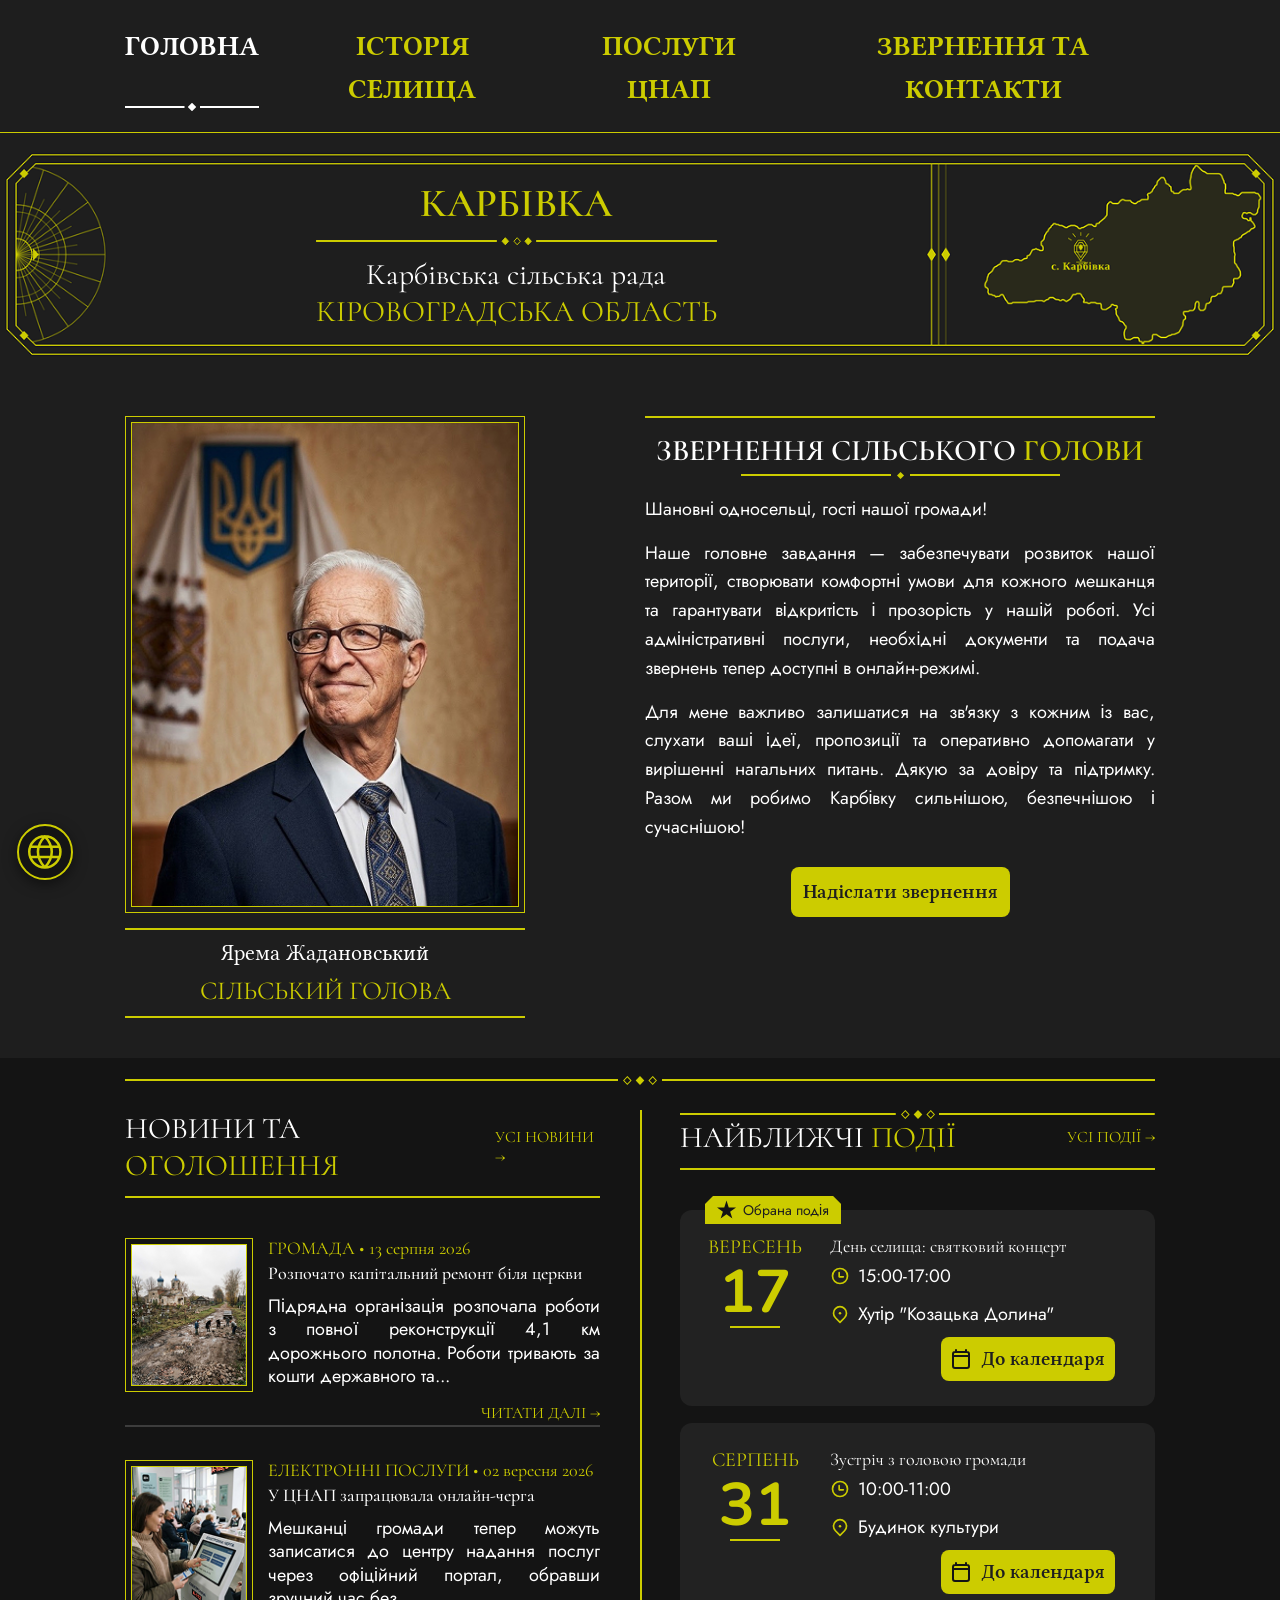
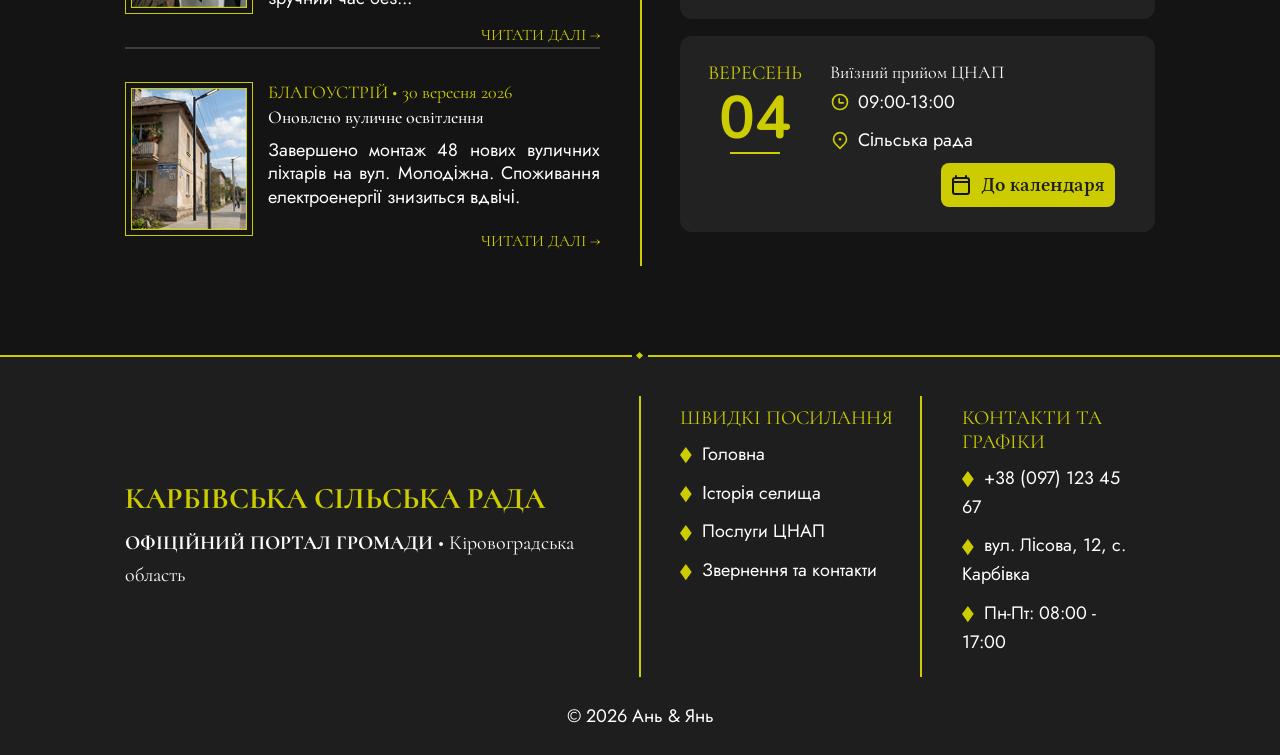
<file: index.html>
<!doctype html>
<html lang="uk">
	<head>
		<meta charset="utf-8" />
		<meta name="viewport" content="width=device-width,initial-scale=1" />
		<title>Головна — Карбівська сільська рада</title>
		<link rel="stylesheet" href="css/reset.css" />
		<link rel="stylesheet" href="css/base.css" />
		<link rel="stylesheet" href="css/components.css" />
		<link rel="stylesheet" href="css/layout.css" />
		<link rel="stylesheet" href="css/home.css" />
		<link rel="stylesheet" href="css/responsive.css" />
	</head>
	<body data-p="home">
		<header class="top">
			<a class="brand" href="index.html">Карбівська сільська рада</a>
			<button class="burger" type="button" aria-label="Меню" aria-expanded="false" aria-controls="nav"></button>
			<div class="nav-overlay"></div>
			<nav id="nav">
				<div class="nav-head">
					<span>Навігація</span>
					<button class="nav-close" type="button" aria-label="Закрити меню"></button>
				</div>
				<a href="index.html" class="on">Головна</a>
				<a href="history.html">Історія селища</a>
				<a href="services.html">Послуги ЦНАП</a>
				<a href="contact.html">Звернення та <span class="lw">контакти</span></a>
				<p class="nav-foot">Карбівська сільська рада</p>
			</nav>
		</header>
		<main>
			<section class="ban">
				<div class="bt">
					<h1>Карбівка</h1>
					<div class="dv p"></div>
					<h2>Карбівська сільська рада</h2>
					<p>Кіровоградська область</p>
				</div>
				<img class="ban-map" src="img/karbivka2.png" alt="Карта: Карбівка на мапі Кіровоградської області" />
			</section>
			<section class="wrap addr">
				<figure class="mayor">
					<div class="pframe"><img src="img/mayor.jpg" alt="Сільський голова" /></div>
					<figcaption>
						<span>Ярема Жадановський</span>
						<b>Сільський голова</b>
					</figcaption>
				</figure>
				<div class="mtxt">
					<h2 class="ttl">
						ЗВЕРНЕННЯ СІЛЬСЬКОГО
						<em>ГОЛОВИ</em>
					</h2>
					<div class="dv o"></div>
					<p>Шановні односельці, гості нашої громади!</p>
					<p>
						Наше головне завдання — забезпечувати розвиток нашої території, створювати комфортні
						умови для кожного мешканця та гарантувати відкритість і прозорість у нашій роботі. Усі
						адміністративні послуги, необхідні документи та подача звернень тепер доступні в
						онлайн-режимі.
					</p>
					<p>
						Для мене важливо залишатися на зв'язку з кожним із вас, слухати ваші ідеї, пропозиції та
						оперативно допомагати у вирішенні нагальних питань. Дякую за довіру та підтримку. Разом
						ми робимо Карбівку сильнішою, безпечнішою і сучаснішою!
					</p>
					<a class="btn" href="contact.html">Надіслати звернення</a>
				</div>
			</section>
			<div class="dark">
				<div class="wrap"><div class="dvw"></div></div>
				<section class="wrap two">
					<div>
						<div class="hd">
							<h2>
								НОВИНИ ТА
								<em>ОГОЛОШЕННЯ</em>
							</h2>
							<a href="#">УСІ НОВИНИ →</a>
						</div>
						<article class="nw">
							<div class="pframe"><img src="img/n1.jpg" alt="" /></div>
							<div>
								<small>ГРОМАДА • 13 серпня 2026</small>
								<h3>Розпочато капітальний ремонт біля церкви</h3>
								<p>
									Підрядна організація розпочала роботи з повної реконструкції 4,1 км дорожнього
									полотна. Роботи тривають за кошти державного та...
								</p>
								<a href="#">ЧИТАТИ ДАЛІ →</a>
							</div>
						</article>
						<article class="nw">
							<div class="pframe"><img src="img/n2.jpg" alt="" /></div>
							<div>
								<small>ЕЛЕКТРОННІ ПОСЛУГИ • 02 вересня 2026</small>
								<h3>У ЦНАП запрацювала онлайн-черга</h3>
								<p>
									Мешканці громади тепер можуть записатися до центру надання послуг через офіційний
									портал, обравши зручний час без...
								</p>
								<a href="#">ЧИТАТИ ДАЛІ →</a>
							</div>
						</article>
						<article class="nw">
							<div class="pframe"><img src="img/n3.jpg" alt="" /></div>
							<div>
								<small>БЛАГОУСТРІЙ • 30 вересня 2026</small>
								<h3>Оновлено вуличне освітлення</h3>
								<p>
									Завершено монтаж 48 нових вуличних ліхтарів на вул. Молодіжна. Споживання
									електроенергії знизиться вдвічі.
								</p>
								<a href="#">ЧИТАТИ ДАЛІ →</a>
							</div>
						</article>
					</div>
					<div>
						<div class="dvw dvw-mob"></div>
						<div class="hd">
							<h2>
								НАЙБЛИЖЧІ
								<em>ПОДІЇ</em>
							</h2>
							<a href="#">УСІ ПОДІЇ →</a>
						</div>
						<article class="card evt" data-date="2026-09-17" data-from="15:00" data-to="17:00">
							<span class="tag">
								<img class="ic" src="img/icons/star.svg" alt="" />
								Обрана подія
							</span>
							<div class="dt">
								ВЕРЕСЕНЬ
								<b>17</b>
							</div>
							<div>
								<h3>День селища: святковий концерт</h3>
								<p>
									<img class="ic" src="img/icons/clock.svg" alt="" />
									15:00-17:00
								</p>
								<p>
									<img class="ic" src="img/icons/location.svg" alt="" />
									<span class="pl">Хутір "Козацька Долина"</span>
								</p>
								<button class="btn" type="button">
									<img class="ic" src="img/icons/calendar.svg" alt="" />
									До календаря
								</button>
							</div>
						</article>
						<article class="card evt" data-date="2026-08-31" data-from="10:00" data-to="11:00">
							<div class="dt">
								СЕРПЕНЬ
								<b>31</b>
							</div>
							<div>
								<h3>Зустріч з головою громади</h3>
								<p>
									<img class="ic" src="img/icons/clock.svg" alt="" />
									10:00-11:00
								</p>
								<p>
									<img class="ic" src="img/icons/location.svg" alt="" />
									<span class="pl">Будинок культури</span>
								</p>
								<button class="btn" type="button">
									<img class="ic" src="img/icons/calendar.svg" alt="" />
									До календаря
								</button>
							</div>
						</article>
						<article class="card evt" data-date="2026-09-04" data-from="09:00" data-to="13:00">
							<div class="dt">
								ВЕРЕСЕНЬ
								<b>04</b>
							</div>
							<div>
								<h3>Виїзний прийом ЦНАП</h3>
								<p>
									<img class="ic" src="img/icons/clock.svg" alt="" />
									09:00-13:00
								</p>
								<p>
									<img class="ic" src="img/icons/location.svg" alt="" />
									<span class="pl">Сільська рада</span>
								</p>
								<button class="btn" type="button">
									<img class="ic" src="img/icons/calendar.svg" alt="" />
									До календаря
								</button>
							</div>
						</article>
					</div>
				</section>
			</div>
		</main>
		<footer class="ft">
			<div class="wrap fg">
				<div>
					<h3>Карбівська сільська рада</h3>
					<p>
						<b>ОФІЦІЙНИЙ ПОРТАЛ ГРОМАДИ</b>
						• Кіровоградська область
					</p>
				</div>
				<div class="fc">
					<h4>Швидкі посилання</h4>
					<a href="index.html">Головна</a>
					<a href="history.html">Історія селища</a>
					<a href="services.html">Послуги ЦНАП</a>
					<a href="contact.html">Звернення та контакти</a>
				</div>
				<div class="fc">
					<h4>Контакти та графіки</h4>
					<p>+38 (097) 123 45 67</p>
					<p>вул. Лісова, 12, с. Карбівка</p>
					<p>Пн-Пт: 08:00 - 17:00</p>
				</div>
			</div>
			<p class="cp">© 2026 Ань &amp; Янь</p>
		</footer>
		<script src="js/common/utils.js"></script>
		<script src="js/common/nav.js"></script>
		<script src="js/common/social.js"></script>
		<script src="js/pages/home.js"></script>
	</body>
</html>
</file>
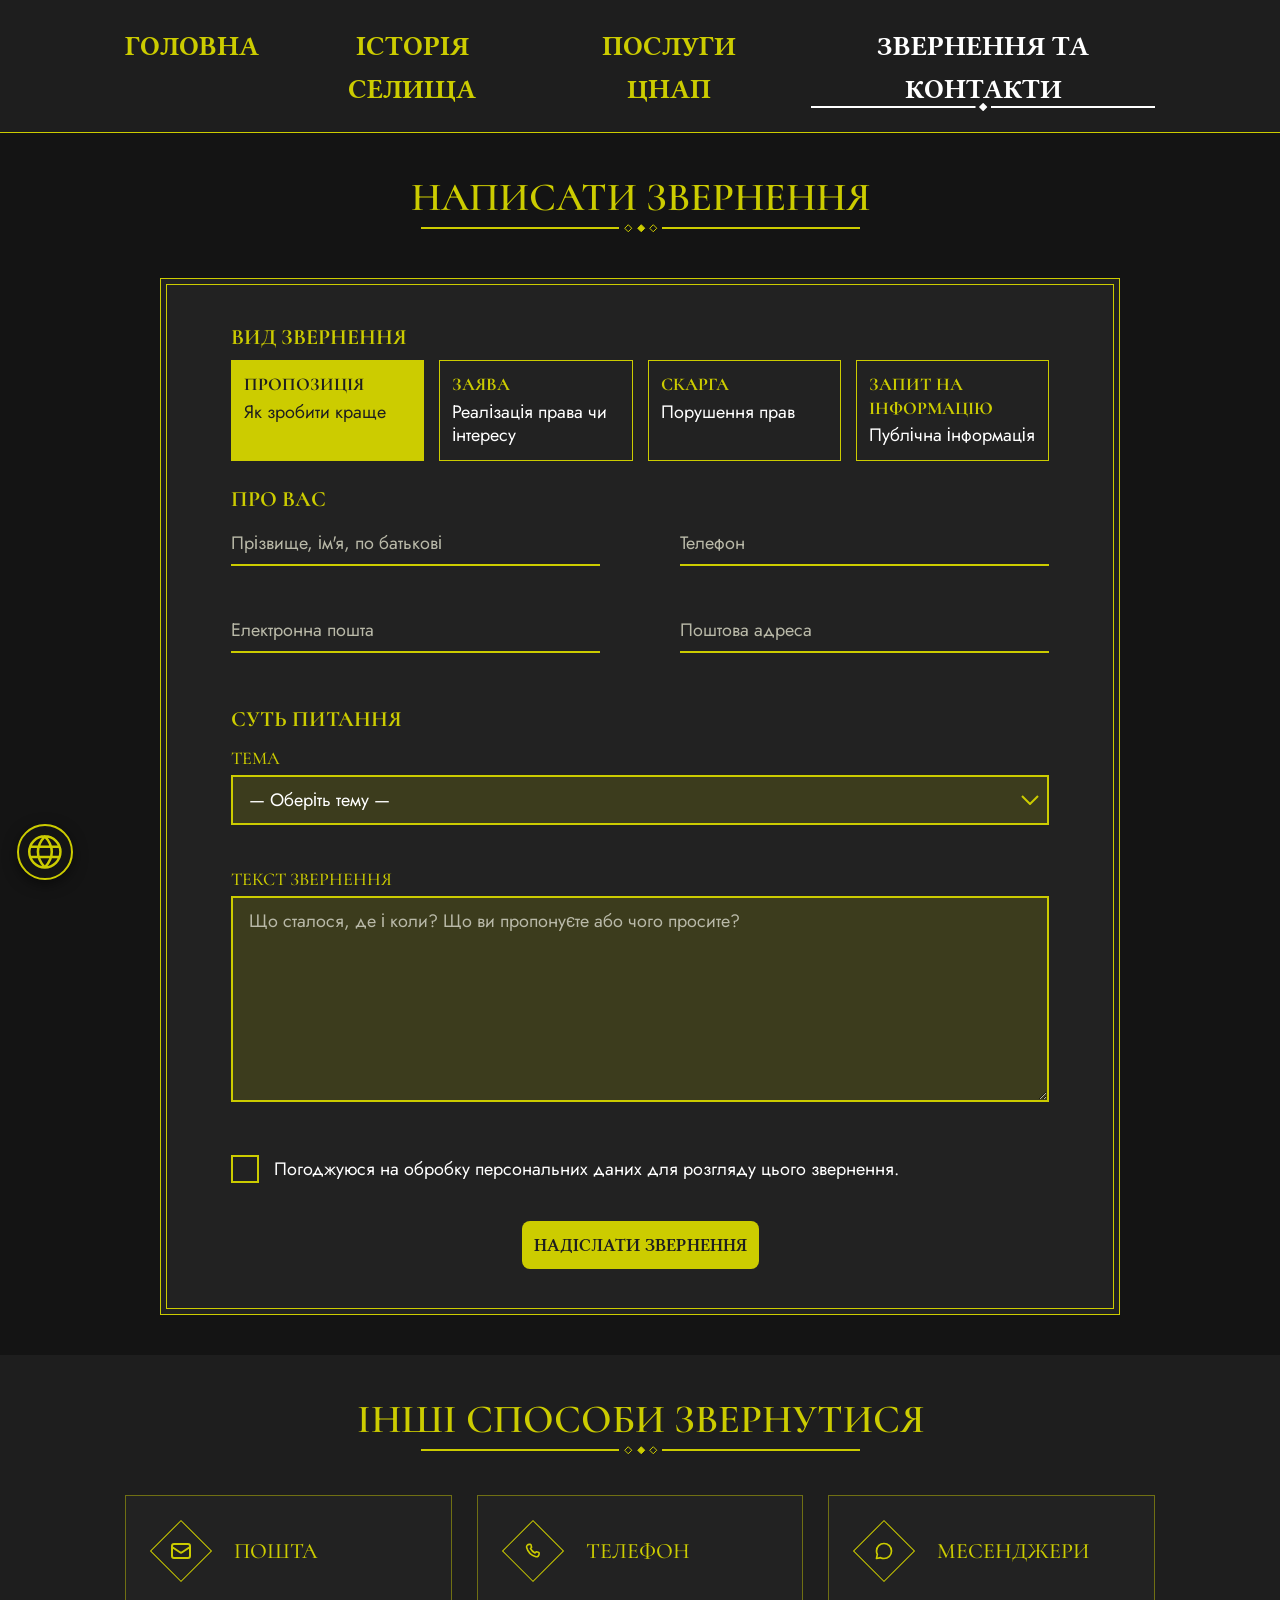
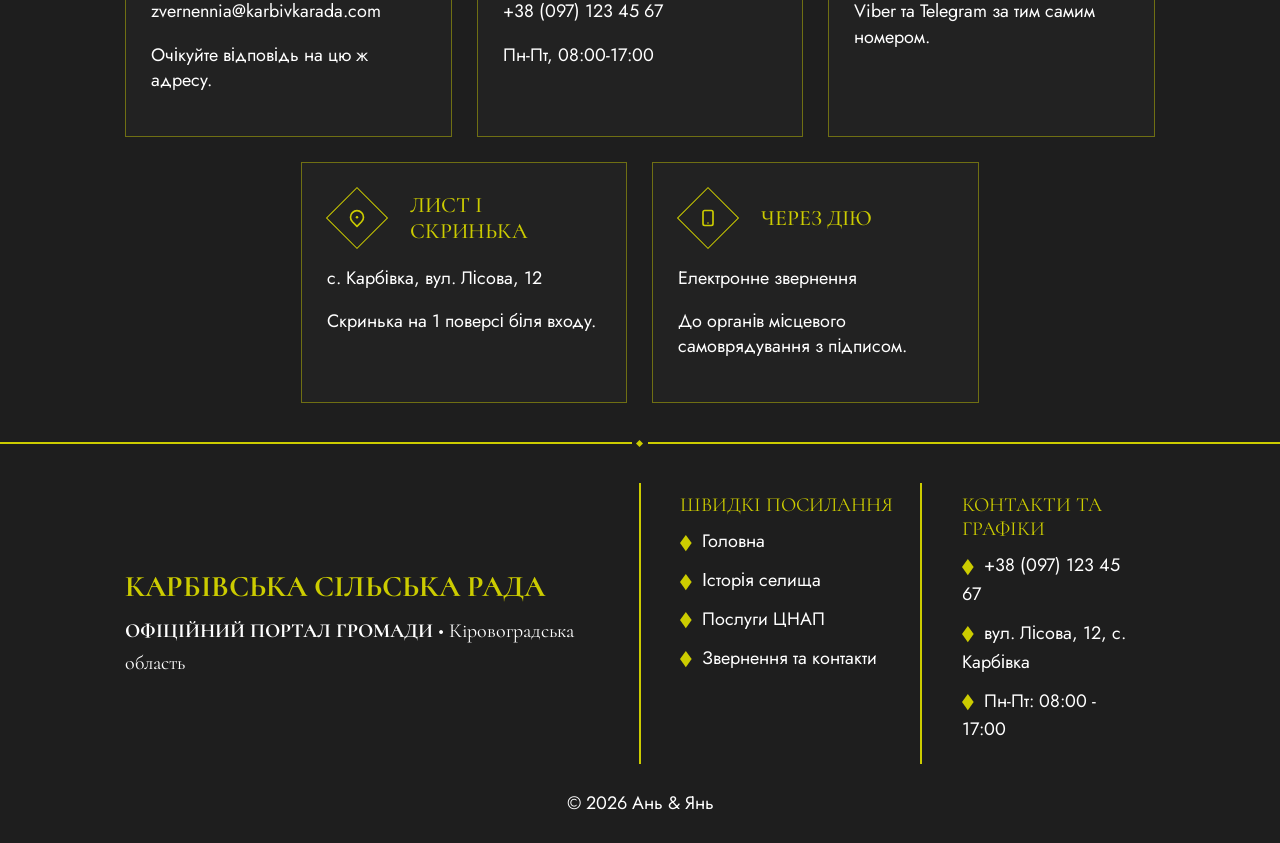
<file: contact.html>
<!doctype html>
<html lang="uk">
	<head>
		<meta charset="utf-8" />
		<meta name="viewport" content="width=device-width,initial-scale=1" />
		<title>Звернення та контакти — Карбівська сільська рада</title>
		<link rel="stylesheet" href="css/reset.css" />
		<link rel="stylesheet" href="css/base.css" />
		<link rel="stylesheet" href="css/components.css" />
		<link rel="stylesheet" href="css/layout.css" />
		<link rel="stylesheet" href="css/contact.css" />
		<link rel="stylesheet" href="css/responsive.css" />
	</head>
	<body data-p="contact">
		<header class="top">
			<a class="brand" href="index.html">Карбівська сільська рада</a>
			<button class="burger" type="button" aria-label="Меню" aria-expanded="false" aria-controls="nav"></button>
			<div class="nav-overlay"></div>
			<nav id="nav">
				<div class="nav-head">
					<span>Навігація</span>
					<button class="nav-close" type="button" aria-label="Закрити меню"></button>
				</div>
				<a href="index.html" class="on">Головна</a>
				<a href="history.html">Історія селища</a>
				<a href="services.html">Послуги ЦНАП</a>
				<a href="contact.html">Звернення та <span class="lw">контакти</span></a>
				<p class="nav-foot">Карбівська сільська рада</p>
			</nav>
		</header>
		<main>
			<section class="sec alt">
				<div class="wrap">
					<h2 class="ttl">НАПИСАТИ ЗВЕРНЕННЯ</h2>
					<div class="dv"></div>
					<form id="f" class="frame fm" novalidate>
						<h4>Вид звернення</h4>
						<div class="types" id="types">
							<button type="button" data-t="0">
								<b>Пропозиція</b>
								Як зробити краще
							</button>
							<button type="button" data-t="1">
								<b>Заява</b>
								Реалізація права чи інтересу
							</button>
							<button type="button" data-t="2">
								<b>Скарга</b>
								Порушення прав
							</button>
							<button type="button" data-t="3">
								<b>Запит на інформацію</b>
								Публічна інформація
							</button>
						</div>
						<h4>Про вас</h4>
						<div class="g2">
							<label>
								<input name="name" placeholder="Прізвище, ім'я, по батькові" />
								<span class="err"></span>
							</label>
							<label>
								<input name="phone" placeholder="Телефон" />
								<span class="err"></span>
							</label>
							<label>
								<input name="email" placeholder="Електронна пошта" />
								<span class="err"></span>
							</label>
							<label>
								<input name="addr" placeholder="Поштова адреса" />
								<span class="err"></span>
							</label>
						</div>
						<h4>Суть питання</h4>
						<label class="lb">
							ТЕМА
							<select name="topic"></select>
							<span class="err"></span>
						</label>
						<label class="lb">
							ТЕКСТ ЗВЕРНЕННЯ
							<textarea
								name="text"
								rows="7"
								placeholder="Що сталося, де і коли? Що ви пропонуєте або чого просите?"
							></textarea>
							<span class="err"></span>
						</label>
						<label class="chk">
							<input type="checkbox" name="ok" />
							Погоджуюся на обробку персональних даних для розгляду цього звернення.
						</label>
						<span class="err" id="eok"></span>
						<button class="btn c" type="submit">НАДІСЛАТИ ЗВЕРНЕННЯ</button>
						<p id="okm" class="okm" hidden>
							Звернення надіслано. Відповідь надійде на вказану пошту.
						</p>
					</form>
				</div>
			</section>
			<section class="sec">
				<div class="wrap">
					<h2 class="ttl">ІНШІ СПОСОБИ ЗВЕРНУТИСЯ</h2>
					<div class="dv"></div>
					<div class="grid3 o">
						<div class="card">
							<h3>
								<span class="dia"><img class="" src="img/icons/mail.svg" alt="" /></span>
								ПОШТА
							</h3>
							<p>zvernennia@karbivkarada.com</p>
							<p>Очікуйте відповідь на цю ж адресу.</p>
						</div>
						<div class="card">
							<h3>
								<span class="dia"><img class="" src="img/icons/phone.svg" alt="" /></span>
								ТЕЛЕФОН
							</h3>
							<p>+38 (097) 123 45 67</p>
							<p>Пн-Пт, 08:00-17:00</p>
						</div>
						<div class="card">
							<h3>
								<span class="dia"><img class="" src="img/icons/chat.svg" alt="" /></span>
								МЕСЕНДЖЕРИ
							</h3>
							<p>Viber та Telegram за тим самим номером.</p>
							<p></p>
						</div>
						<div class="card">
							<h3>
								<span class="dia"><img class="" src="img/icons/location.svg" alt="" /></span>
								ЛИСТ І СКРИНЬКА
							</h3>
							<p>с. Карбівка, вул. Лісова, 12</p>
							<p>Скринька на 1 поверсі біля входу.</p>
						</div>
						<div class="card">
							<h3>
								<span class="dia"><img class="" src="img/icons/mobile.svg" alt="" /></span>
								ЧЕРЕЗ ДІЮ
							</h3>
							<p>Електронне звернення</p>
							<p>До органів місцевого самоврядування з підписом.</p>
						</div>
					</div>
				</div>
			</section>
		</main>
		<footer class="ft">
			<div class="wrap fg">
				<div>
					<h3>Карбівська сільська рада</h3>
					<p>
						<b>ОФІЦІЙНИЙ ПОРТАЛ ГРОМАДИ</b>
						• Кіровоградська область
					</p>
				</div>
				<div class="fc">
					<h4>Швидкі посилання</h4>
					<a href="index.html">Головна</a>
					<a href="history.html">Історія селища</a>
					<a href="services.html">Послуги ЦНАП</a>
					<a href="contact.html">Звернення та контакти</a>
				</div>
				<div class="fc">
					<h4>Контакти та графіки</h4>
					<p>+38 (097) 123 45 67</p>
					<p>вул. Лісова, 12, с. Карбівка</p>
					<p>Пн-Пт: 08:00 - 17:00</p>
				</div>
			</div>
			<p class="cp">© 2026 Ань &amp; Янь</p>
		</footer>
		<script src="js/common/utils.js"></script>
		<script src="js/common/nav.js"></script>
		<script src="js/common/social.js"></script>
		<script src="js/data/topics.js"></script>
		<script src="js/pages/contact.js"></script>
	</body>
</html>
</file>
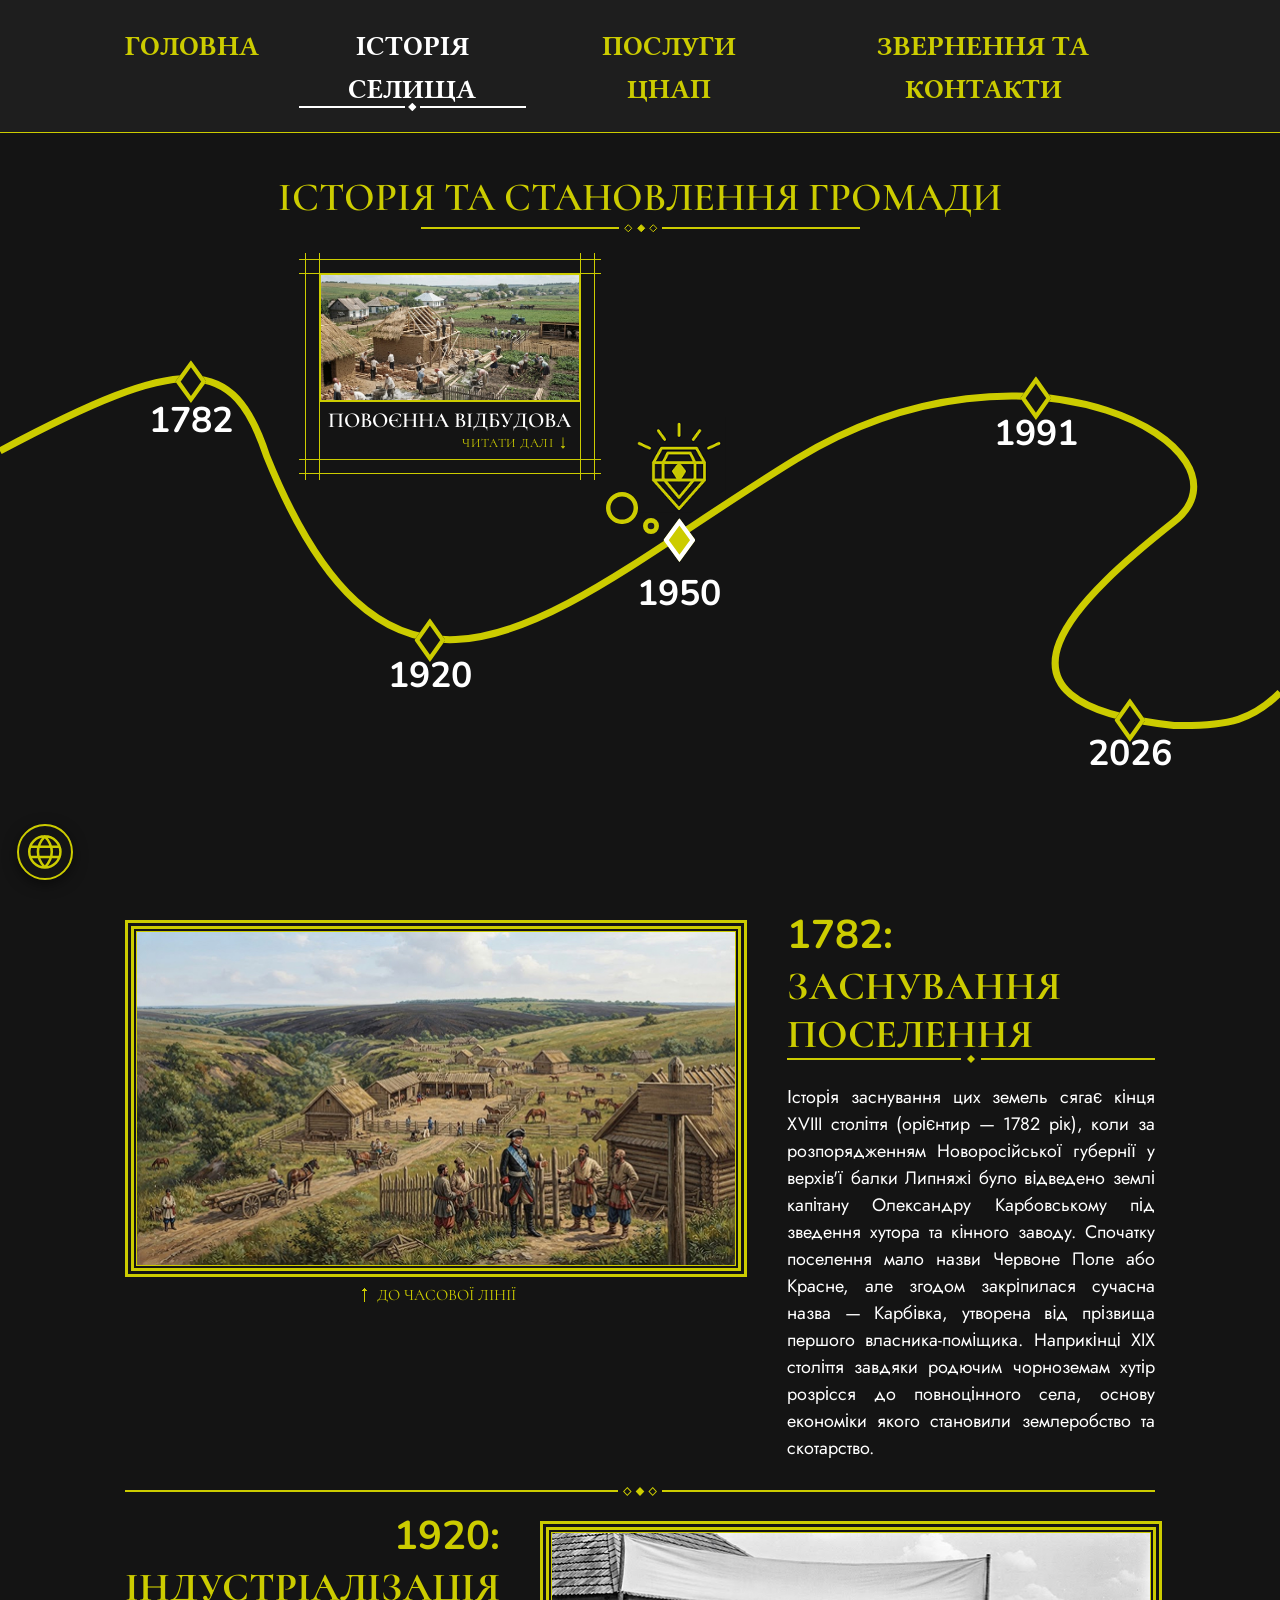
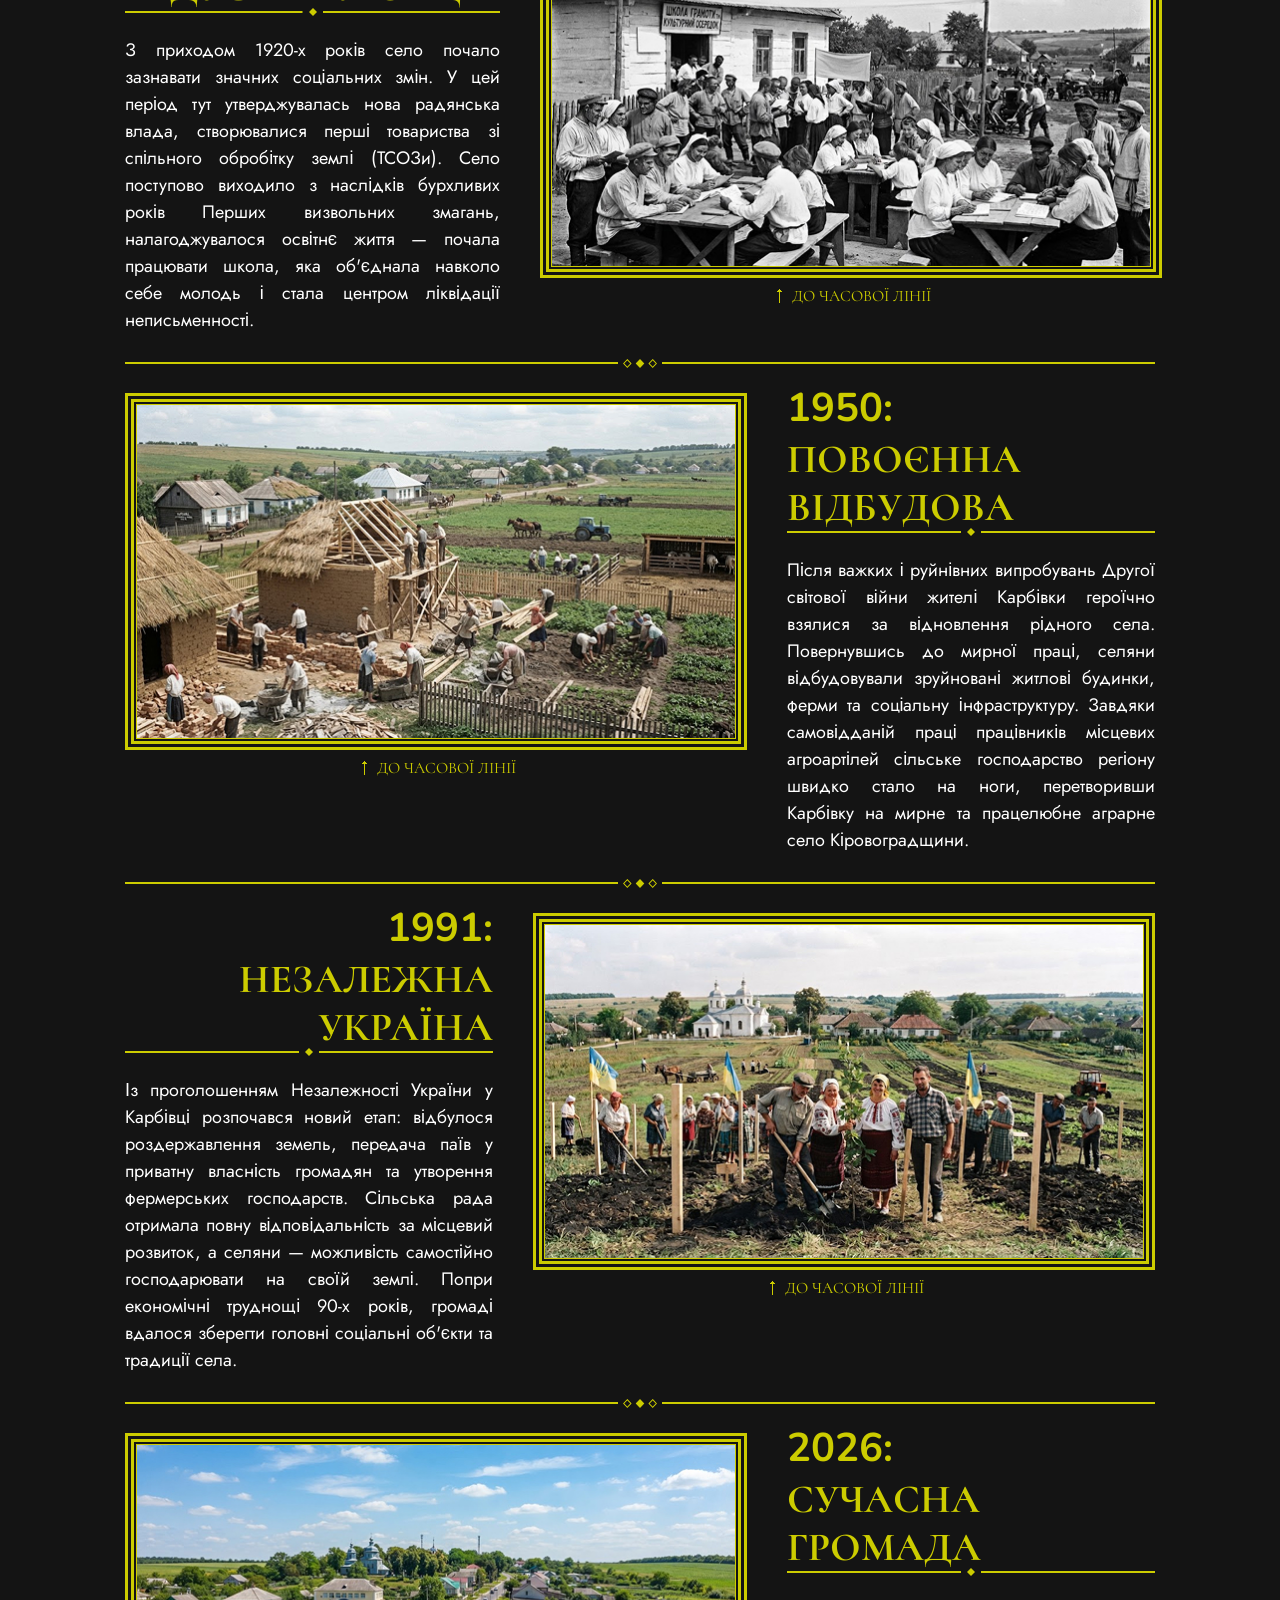
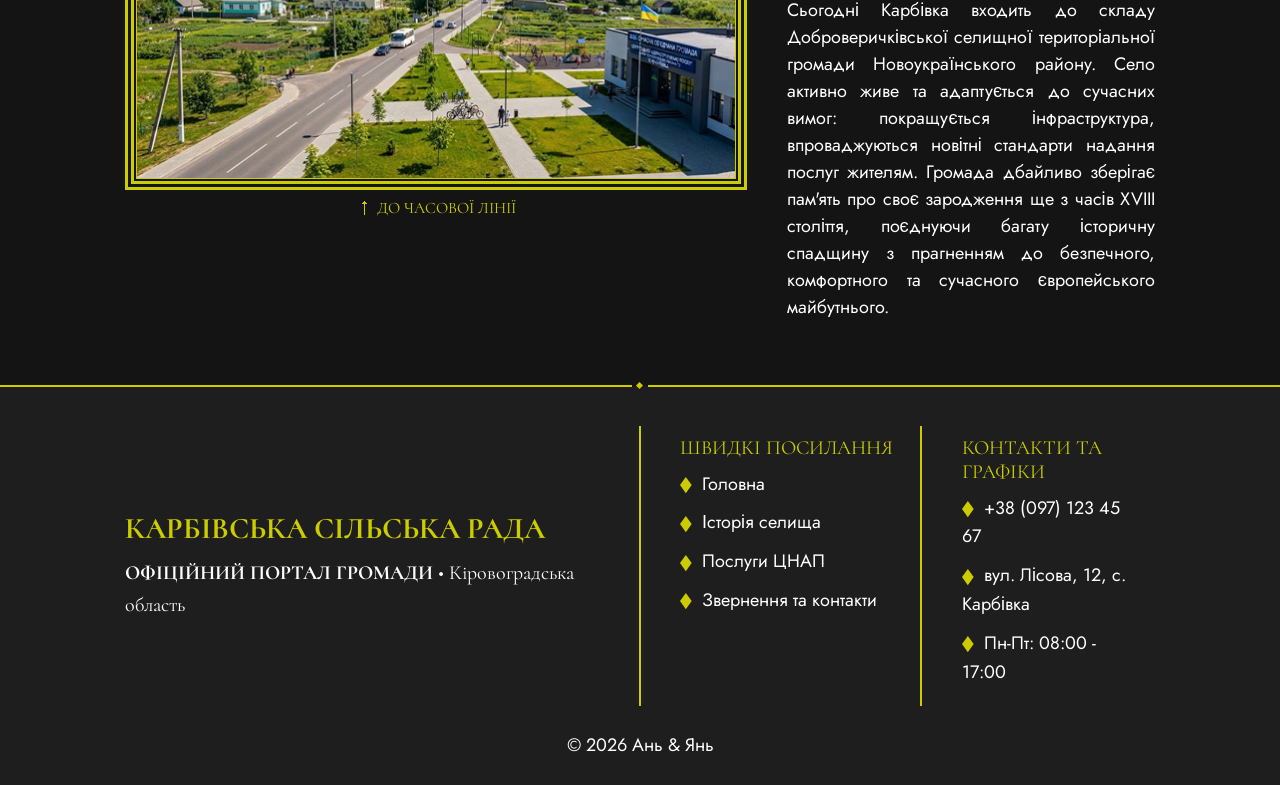
<file: history.html>
<!doctype html>
<html lang="uk">
    <head>
        <meta charset="utf-8" />
        <meta name="viewport" content="width=device-width,initial-scale=1" />
        <title>Історія селища — Карбівська сільська рада</title>
        <link rel="stylesheet" href="css/reset.css" />
        <link rel="stylesheet" href="css/base.css" />
        <link rel="stylesheet" href="css/components.css" />
        <link rel="stylesheet" href="css/layout.css" />
        <link rel="stylesheet" href="css/history.css" />
        <link rel="stylesheet" href="css/responsive.css" />
    </head>
    <body data-p="history">
        <header class="top">
            <a class="brand" href="index.html">Карбівська сільська рада</a>
            <button class="burger" type="button" aria-label="Меню" aria-expanded="false" aria-controls="nav"></button>
            <div class="nav-overlay"></div>
            <nav id="nav">
                <div class="nav-head">
                    <span>Навігація</span>
                    <button class="nav-close" type="button" aria-label="Закрити меню"></button>
                </div>
                <a href="index.html" class="on">Головна</a>
                <a href="history.html">Історія селища</a>
                <a href="services.html">Послуги ЦНАП</a>
                <a href="contact.html">Звернення та <span class="lw">контакти</span></a>
                <p class="nav-foot">Карбівська сільська рада</p>
            </nav>
        </header>
        <main>
            <section class="wrap sec">
                <h2 class="ttl">ІСТОРІЯ ТА <br class="br-tab"> СТАНОВЛЕННЯ ГРОМАДИ</h2>
                <div class="dv"></div>
                <div class="tl" id="tl" data-more="ЧИТАТИ ДАЛІ ⭣">
                    <a class="yr y1" href="#y1782">1782</a>
                    <a class="yr y2" href="#y1920">1920</a>
                    <a class="yr y3" href="#y1950">1950</a>
                    <a class="yr y4" href="#y1991">1991</a>
                    <a class="yr y5" href="#y2026">2026</a>
                </div>
            </section>
            <section class="wrap sec">
                <article class="ev" id="y1782" data-year="1782" data-x="150" data-y="95">
                    <div class="ph-col">
                        <figure class="pframe">
                            <img src="img/h1782.jpg" alt="Заснування поселення" />
                        </figure>
                        <a class="tl-link" href="#">⭡ ДО ЧАСОВОЇ ЛІНІЇ</a>
                    </div>
                    <div>
                        <h3>
                            <b>1782:</b>
                            <span>Заснування поселення</span>
                        </h3>
                        <p>
                            Історія заснування цих земель сягає кінця XVIII століття (орієнтир — 1782 рік), коли
                            за розпорядженням Новоросійської губернії у верхів'ї балки Липняжі було відведено
                            землі капітану Олександру Карбовському під зведення хутора та кінного заводу. Спочатку
                            поселення мало назви Червоне Поле або Красне, але згодом закріпилася сучасна назва —
                            Карбівка, утворена від прізвища першого власника-поміщика. Наприкінці XIX століття
                            завдяки родючим чорноземам хутір розрісся до повноцінного села, основу економіки якого
                            становили землеробство та скотарство.
                        </p>
                    </div>
                </article>
                <div class="dvw"></div>
                <article class="ev r" id="y1920" data-year="1920" data-x="345" data-y="235">
                    <div class="ph-col">
                        <figure class="pframe">
                            <img src="img/h1920.jpg" alt="Індустріалізація" />
                        </figure>
                        <a class="tl-link" href="#">⭡ ДО ЧАСОВОЇ ЛІНІЇ</a>
                    </div>
                    <div>
                        <h3>
                            <b>1920:</b>
                            <span>Індустріалізація</span>
                        </h3>
                        <p>
                            З приходом 1920-х років село почало зазнавати значних соціальних змін. У цей період
                            тут утверджувалась нова радянська влада, створювалися перші товариства зі спільного
                            обробітку землі (ТСОЗи). Село поступово виходило з наслідків бурхливих років Перших
                            визвольних змагань, налагоджувалося освітнє життя — почала працювати школа, яка
                            об'єднала навколо себе молодь і стала центром ліквідації неписьменності.
                        </p>
                    </div>
                </article>
                <div class="dvw"></div>
                <article class="ev" id="y1950" data-year="1950" data-x="520" data-y="160">
                    <div class="ph-col">
                        <figure class="pframe">
                            <img src="img/h1950.jpg" alt="Повоєнна відбудова" />
                        </figure>
                        <a class="tl-link" href="#">⭡ ДО ЧАСОВОЇ ЛІНІЇ</a>
                    </div>
                    <div>
                        <h3>
                            <b>1950:</b>
                            <span>Повоєнна відбудова</span>
                        </h3>
                        <p>
                            Після важких і руйнівних випробувань Другої світової війни жителі Карбівки героїчно
                            взялися за відновлення рідного села. Повернувшись до мирної праці, селяни
                            відбудовували зруйновані житлові будинки, ферми та соціальну інфраструктуру. Завдяки
                            самовідданій праці працівників місцевих агроартілей сільське господарство регіону
                            швидко стало на ноги, перетворивши Карбівку на мирне та працелюбне аграрне село
                            Кіровоградщини.
                        </p>
                    </div>
                </article>
                <div class="dvw"></div>
                <article class="ev r" id="y1991" data-year="1991" data-x="815" data-y="70">
                    <div class="ph-col">
                        <figure class="pframe">
                            <img src="img/h1991.jpg" alt="Незалежна Україна" />
                        </figure>
                        <a class="tl-link" href="#">⭡ ДО ЧАСОВОЇ ЛІНІЇ</a>
                    </div>
                    <div>
                        <h3>
                            <b>1991:</b>
                            <span>Незалежна Україна</span>
                        </h3>
                        <p>
                            Із проголошенням Незалежності України у Карбівці розпочався новий етап: відбулося
                            роздержавлення земель, передача паїв у приватну власність громадян та утворення
                            фермерських господарств. Сільська рада отримала повну відповідальність за місцевий
                            розвиток, а селяни — можливість самостійно господарювати на своїй землі. Попри
                            економічні труднощі 90-х років, громаді вдалося зберегти головні соціальні об'єкти та
                            традиції села.
                        </p>
                    </div>
                </article>
                <div class="dvw"></div>
                <article class="ev" id="y2026" data-year="2026" data-x="925" data-y="260">
                    <div class="ph-col">
                        <figure class="pframe">
                            <img src="img/h2026.jpg" alt="Сучасна громада" />
                        </figure>
                        <a class="tl-link" href="#">⭡ ДО ЧАСОВОЇ ЛІНІЇ</a>
                    </div>
                    <div>
                        <h3>
                            <b>2026:</b>
                            <span>Сучасна громада</span>
                        </h3>
                        <p>
                            Сьогодні Карбівка входить до складу Доброверичківської селищної територіальної громади
                            Новоукраїнського району. Село активно живе та адаптується до сучасних вимог:
                            покращується інфраструктура, впроваджуються новітні стандарти надання послуг жителям.
                            Громада дбайливо зберігає пам'ять про своє зародження ще з часів XVIII століття,
                            поєднуючи багату історичну спадщину з прагненням до безпечного, комфортного та
                            сучасного європейського майбутнього.
                        </p>
                    </div>
                </article>
            </section>
        </main>
        <footer class="ft">
            <div class="wrap fg">
                <div>
                    <h3>Карбівська сільська рада</h3>
                    <p>
                        <b>ОФІЦІЙНИЙ ПОРТАЛ ГРОМАДИ</b>
                        • Кіровоградська область
                    </p>
                </div>
                <div class="fc">
                    <h4>Швидкі посилання</h4>
                    <a href="index.html">Головна</a>
                    <a href="history.html">Історія селища</a>
                    <a href="services.html">Послуги ЦНАП</a>
                    <a href="contact.html">Звернення та контакти</a>
                </div>
                <div class="fc">
                    <h4>Контакти та графіки</h4>
                    <p>+38 (097) 123 45 67</p>
                    <p>вул. Лісова, 12, с. Карбівка</p>
                    <p>Пн-Пт: 08:00 - 17:00</p>
                </div>
            </div>
            <p class="cp">© 2026 Ань &amp; Янь</p>
        </footer>
        <script src="js/common/utils.js"></script>
        <script src="js/common/nav.js"></script>
        <script src="js/common/social.js"></script>
        <script src="js/pages/history.js"></script>
    </body>
</html>
</file>
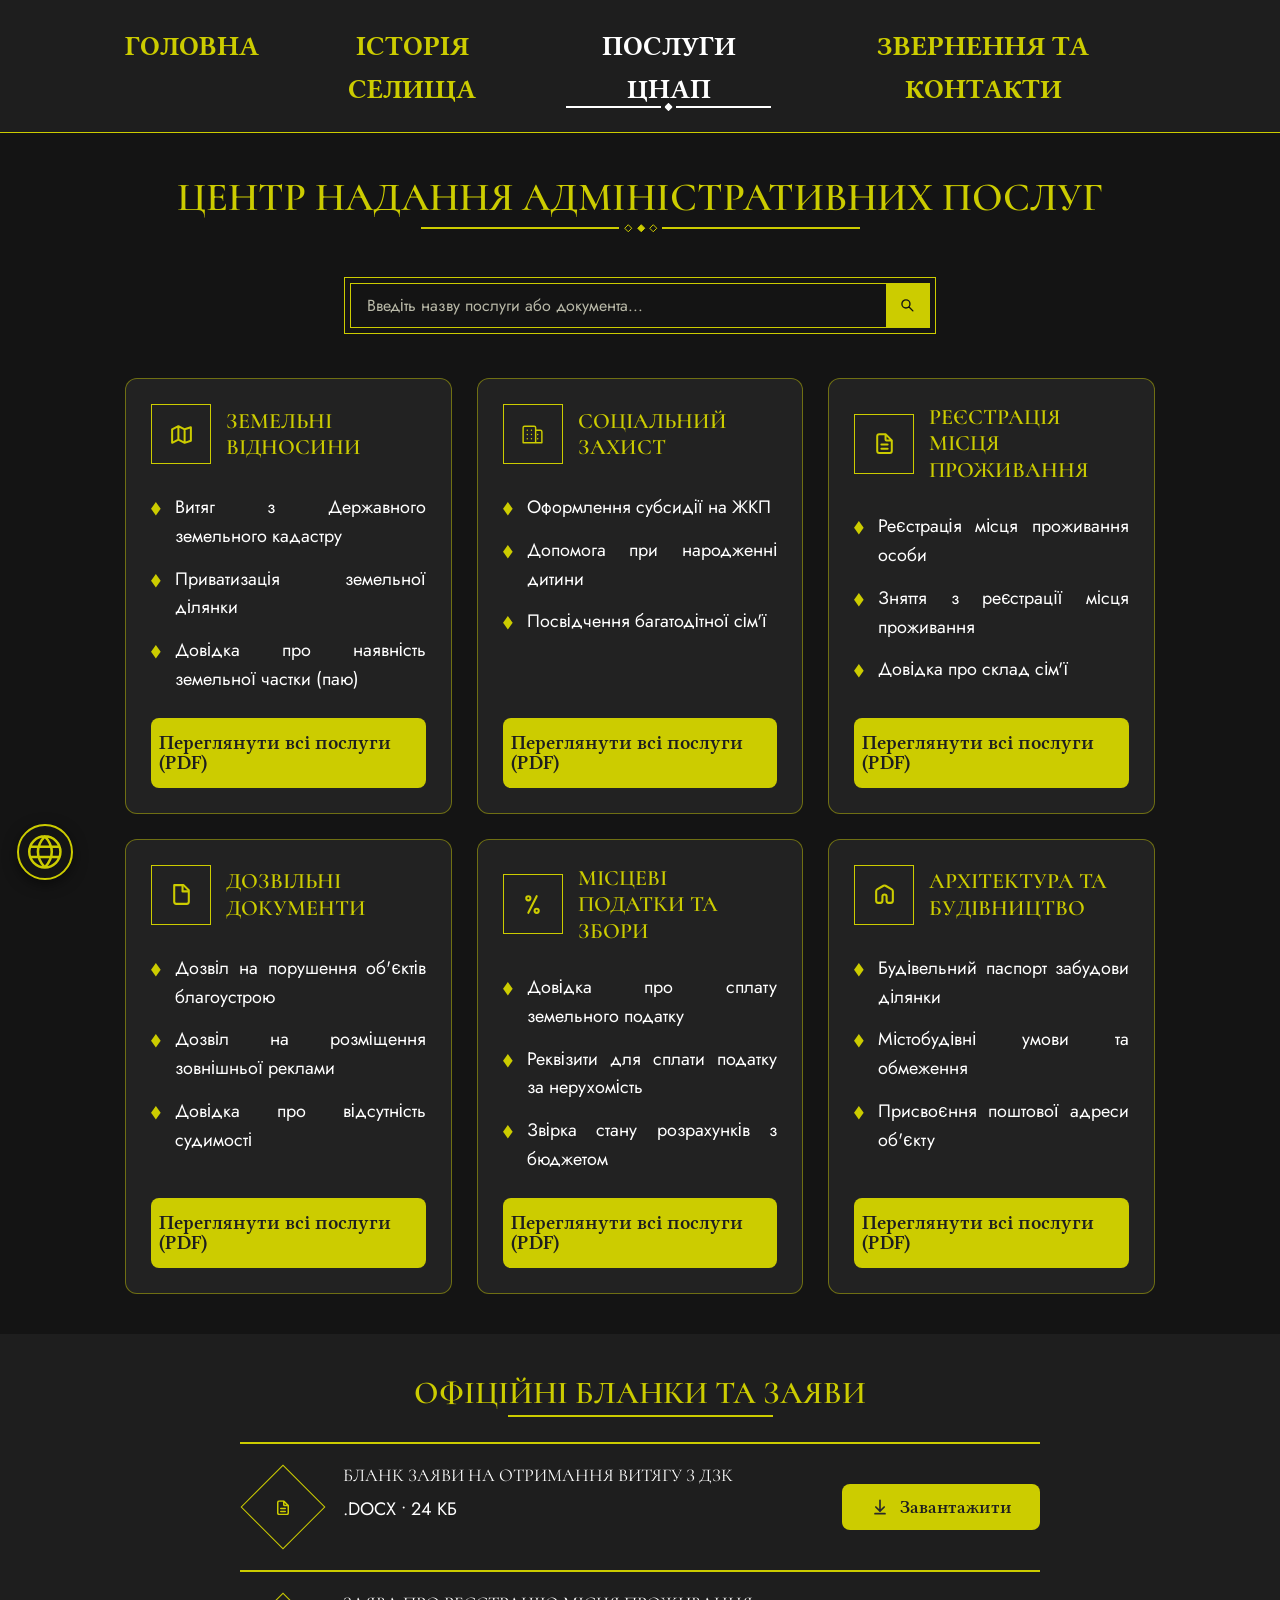
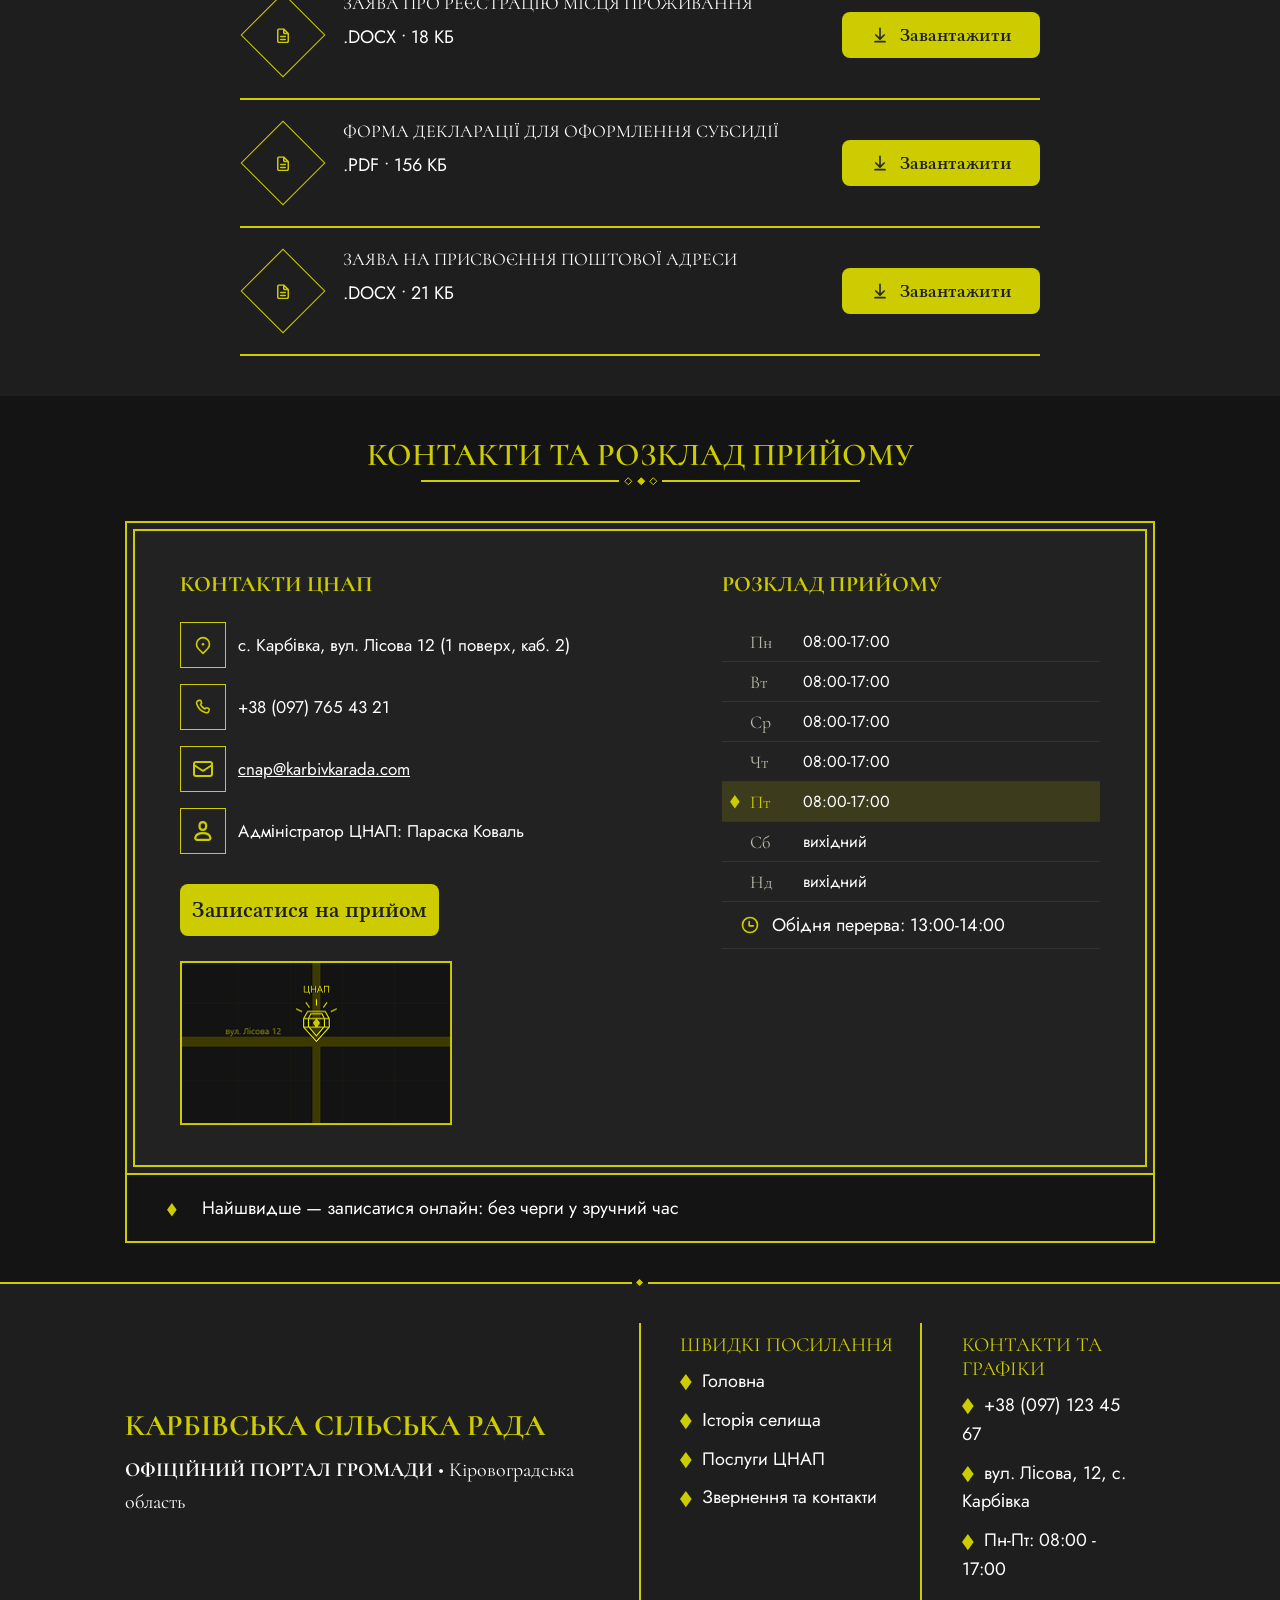
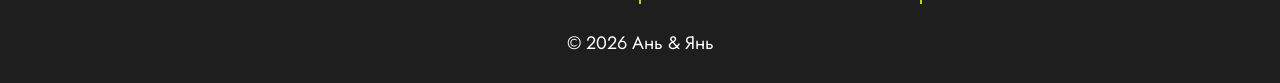
<file: services.html>
<!doctype html>
<html lang="uk">
	<head>
		<meta charset="utf-8" />
		<meta name="viewport" content="width=device-width,initial-scale=1" />
		<title>Послуги ЦНАП — Карбівська сільська рада</title>
		<link rel="stylesheet" href="css/reset.css" />
		<link rel="stylesheet" href="css/base.css" />
		<link rel="stylesheet" href="css/components.css" />
		<link rel="stylesheet" href="css/layout.css" />
		<link rel="stylesheet" href="css/services.css" />
		<link rel="stylesheet" href="css/responsive.css" />
	</head>
	<body data-p="services">
		<header class="top">
			<a class="brand" href="index.html">Карбівська сільська рада</a>
			<button class="burger" type="button" aria-label="Меню" aria-expanded="false" aria-controls="nav"></button>
			<div class="nav-overlay"></div>
			<nav id="nav">
				<div class="nav-head">
					<span>Навігація</span>
					<button class="nav-close" type="button" aria-label="Закрити меню"></button>
				</div>
				<a href="index.html" class="on">Головна</a>
				<a href="history.html">Історія селища</a>
				<a href="services.html">Послуги ЦНАП</a>
				<a href="contact.html">Звернення та <span class="lw">контакти</span></a>
				<p class="nav-foot">Карбівська<br> сільська рада</p>
			</nav>
		</header>
		<main>
			<section class="sec alt">
				<div class="wrap">
					<h2 class="ttl">ЦЕНТР НАДАННЯ АДМІНІСТРАТИВНИХ ПОСЛУГ</h2>
					<div class="dv"></div>
					<div class="srch frame">
						<input
							id="q"
							type="search"
							placeholder="Введіть назву послуги або документа..."
							aria-label="Пошук"
						/>
						<span><img class="" src="img/icons/search.svg" alt="" /></span>
					</div>
					<div class="grid3" id="cards">
						<div class="card sv">
							<h3>
								<span class="sq"><img class="ic" src="img/icons/land.svg" alt="" /></span>
								Земельні відносини
							</h3>
							<ul>
								<li>Витяг з Державного земельного кадастру</li>
								<li>Приватизація земельної ділянки</li>
								<li>Довідка про наявність земельної частки (паю)</li>
							</ul>
							<a class="btn full" href="files/service-1.pdf" download>
								Переглянути всі послуги (PDF)
							</a>
						</div>
						<div class="card sv">
							<h3>
								<span class="sq"><img class="ic" src="img/icons/social.svg" alt="" /></span>
								Соціальний захист
							</h3>
							<ul>
								<li>Оформлення субсидії на ЖКП</li>
								<li>Допомога при народженні дитини</li>
								<li>Посвідчення багатодітної сім'ї</li>
							</ul>
							<a class="btn full" href="files/service-2.pdf" download>
								Переглянути всі послуги (PDF)
							</a>
						</div>
						<div class="card sv">
							<h3>
								<span class="sq"><img class="ic" src="img/icons/registration.svg" alt="" /></span>
								Реєстрація місця проживання
							</h3>
							<ul>
								<li>Реєстрація місця проживання особи</li>
								<li>Зняття з реєстрації місця проживання</li>
								<li>Довідка про склад сім'ї</li>
							</ul>
							<a class="btn full" href="files/service-3.pdf" download>
								Переглянути всі послуги (PDF)
							</a>
						</div>
						<div class="card sv">
							<h3>
								<span class="sq"><img class="ic" src="img/icons/permit.svg" alt="" /></span>
								Дозвільні документи
							</h3>
							<ul>
								<li>Дозвіл на порушення об'єктів благоустрою</li>
								<li>Дозвіл на розміщення зовнішньої реклами</li>
								<li>Довідка про відсутність судимості</li>
							</ul>
							<a class="btn full" href="files/service-4.pdf" download>
								Переглянути всі послуги (PDF)
							</a>
						</div>
						<div class="card sv">
							<h3>
								<span class="sq"><img class="ic" src="img/icons/tax.svg" alt="" /></span>
								Місцеві податки та збори
							</h3>
							<ul>
								<li>Довідка про сплату земельного податку</li>
								<li>Реквізити для сплати податку за нерухомість</li>
								<li>Звірка стану розрахунків з бюджетом</li>
							</ul>
							<a class="btn full" href="files/service-5.pdf" download>
								Переглянути всі послуги (PDF)
							</a>
						</div>
						<div class="card sv">
							<h3>
								<span class="sq"><img class="ic" src="img/icons/build.svg" alt="" /></span>
								Архітектура та будівництво
							</h3>
							<ul>
								<li>Будівельний паспорт забудови ділянки</li>
								<li>Містобудівні умови та обмеження</li>
								<li>Присвоєння поштової адреси об'єкту</li>
							</ul>
							<a class="btn full" href="files/service-6.pdf" download>
								Переглянути всі послуги (PDF)
							</a>
						</div>
					</div>
					<p id="none" class="mut" hidden>Нічого не знайдено</p>
				</div>
			</section>
			<section class="sec">
				<div class="wrap">
					<h2 class="ttl m">ОФІЦІЙНІ БЛАНКИ ТА ЗАЯВИ</h2>
					<div class="dv l"></div>
					<div class="forms">
						<div class="fr">
							<span class="dia"><img class="" src="img/icons/document.svg" alt="" /></span>
							<div>
								<h3>Бланк заяви на отримання витягу з ДЗК</h3>
								<small>.DOCX • 24 КБ</small>
							</div>
							<a class="btn" href="files/form-1.docx" download>
								<img class="ic" src="img/icons/download.svg" alt="" />
								Завантажити
							</a>
						</div>
						<div class="fr">
							<span class="dia"><img class="" src="img/icons/document.svg" alt="" /></span>
							<div>
								<h3>Заява про реєстрацію місця проживання</h3>
								<small>.DOCX • 18 КБ</small>
							</div>
							<a class="btn" href="files/form-2.docx" download>
								<img class="ic" src="img/icons/download.svg" alt="" />
								Завантажити
							</a>
						</div>
						<div class="fr">
							<span class="dia"><img class="" src="img/icons/document.svg" alt="" /></span>
							<div>
								<h3>Форма декларації для оформлення субсидії</h3>
								<small>.PDF • 156 КБ</small>
							</div>
							<a class="btn" href="files/form-3.pdf" download>
								<img class="ic" src="img/icons/download.svg" alt="" />
								Завантажити
							</a>
						</div>
						<div class="fr">
							<span class="dia"><img class="" src="img/icons/document.svg" alt="" /></span>
							<div>
								<h3>Заява на присвоєння поштової адреси</h3>
								<small>.DOCX • 21 КБ</small>
							</div>
							<a class="btn" href="files/form-4.docx" download>
								<img class="ic" src="img/icons/download.svg" alt="" />
								Завантажити
							</a>
						</div>
					</div>
				</div>
			</section>
			<section class="sec alt">
				<div class="wrap">
					<h2 class="ttl m">КОНТАКТИ ТА РОЗКЛАД ПРИЙОМУ</h2>
					<div class="dv"></div>
					<div class="frame cont">
						<div class="cg">
							<div>
								<h4>Контакти ЦНАП</h4>
								<p class="ci">
									<span class="sq"><img class="ic" src="img/icons/location.svg" alt="" /></span>
									с. Карбівка, вул. Лісова 12 (1 поверх, каб. 2)
								</p>
								<p class="ci">
									<span class="sq"><img class="ic" src="img/icons/phone.svg" alt="" /></span>
									+38 (097) 765 43 21
								</p>
								<p class="ci">
									<span class="sq"><img class="ic" src="img/icons/mail.svg" alt="" /></span>
									<a href="mailto:cnap@karbivkarada.com">cnap@karbivkarada.com</a>
								</p>
								<p class="ci">
									<span class="sq"><img class="ic" src="img/icons/user.svg" alt="" /></span>
									Адміністратор ЦНАП: Параска Коваль
								</p>
								<a class="btn" href="contact.html">Записатися на прийом</a>
								<a
									class="map-link"
									href="https://www.google.com/maps/search/?api=1&query=Карбівка,+Кіровоградська+область"
									target="_blank"
									rel="noopener"
									aria-label="Відкрити в Google Картах"
								>
									<img class="map" src="img/map.png" alt="Карта: ЦНАП на вул. Лісовій, 12" />
								</a>
							</div>
							<div>
								<h4>
									Розклад прийому
								</h4>
								<ul id="sch">
									<li data-d="1">
										<span>Пн</span>
										08:00-17:00
									</li>
									<li data-d="2">
										<span>Вт</span>
										08:00-17:00
									</li>
									<li data-d="3">
										<span>Ср</span>
										08:00-17:00
									</li>
									<li data-d="4">
										<span>Чт</span>
										08:00-17:00
									</li>
									<li data-d="5">
										<span>Пт</span>
										08:00-17:00
									</li>
									<li data-d="6">
										<span>Сб</span>
										вихідний
									</li>
									<li data-d="0">
										<span>Нд</span>
										вихідний
									</li>
								</ul>
								<p class="brk">
									<img class="ic" src="img/icons/clock.svg" alt="" />
									Обідня перерва: 13:00-14:00
								</p>
							</div>
						</div>
						<p class="tip">Найшвидше — записатися онлайн: без черги у зручний час</p>
					</div>
				</div>
			</section>
		</main>
		<footer class="ft">
			<div class="wrap fg">
				<div>
					<h3>Карбівська сільська рада</h3>
					<p>
						<b>ОФІЦІЙНИЙ ПОРТАЛ ГРОМАДИ</b>
						• Кіровоградська область
					</p>
				</div>
				<div class="fc">
					<h4>Швидкі посилання</h4>
					<a href="index.html">Головна</a>
					<a href="history.html">Історія селища</a>
					<a href="services.html">Послуги ЦНАП</a>
					<a href="contact.html">Звернення та контакти</a>
				</div>
				<div class="fc">
					<h4>Контакти та графіки</h4>
					<p>+38 (097) 123 45 67</p>
					<p>вул. Лісова, 12, с. Карбівка</p>
					<p>Пн-Пт: 08:00 - 17:00</p>
				</div>
			</div>
			<p class="cp">© 2026 Ань &amp; Янь</p>
		</footer>
		<script src="js/common/utils.js"></script>
		<script src="js/common/nav.js"></script>
		<script src="js/common/social.js"></script>
		<script src="js/pages/services.js"></script>
	</body>
</html>
</file>
<file: css/base.css>
@import url("https://fonts.googleapis.com/css2?family=Cormorant:wght@400;500;600;700&family=Jost:wght@400;500;600&family=Libertinus+Serif:wght@400;600;700&family=Nunito:wght@600;700&display=swap");

:root {
	/* ширина сторінки */
	--width: 1440px;
	--content-width: 1190px;

	/* кольори */
	--color-accent: #CCCC00;
	--color-bg: #1E1E1E;
	--color-bg-dark: #141414;
	--color-white: #FFFFFF;
	--color-text: #FFFFFF;
	--color-card: #222222;
	--color-muted: #B9B9A8;
	--color-error: #FF7A6B;

	/* шрифти */
	--font-head: "Cormorant", Georgia, serif;
	--font-menu: "Libertinus Serif", Georgia, serif;
	--font-text: "Jost", Arial, sans-serif;
	--font-num: "Nunito", Arial, sans-serif;

	/* жирність шрифту */
	--fw-regular: 400;
	--fw-medium: 500;
	--fw-semibold: 600;
	--fw-bold: 700;

	/* розміри тексту */
	--size-menu: 30px; /* пункти меню */
	--size-h1: 48px; /* назва сайту в банері */
	--size-h2: 40px; /* заголовки секцій */
	--size-h3: 22px; /* підзаголовки */
	--size-num: 40px; /* числа (дати подій) */
	--size-p: 18px; /* основний текст */

	/* відступи */
	--space-xs: 10px;
	--space-sm: 15px;
	--space-md: 25px;
	--space-lg: 40px;
	--space-side: 125px; /* бокові поля контенту */
	--space-top: 40px; /* відступ зверху */

	/* скруглення кутів */
	--radius-sm: 8px;
	--radius-md: 10px;
}

html {
	scroll-behavior: smooth;
}

body {
	font-family: var(--font-text);
	font-weight: var(--fw-regular);
	font-size: var(--size-p);
	line-height: 1.6;
	color: var(--color-text);
	background: var(--color-bg);
	overflow-x: hidden;
}

a {
	color: inherit;
}

h1, h2, h3, h4 {
	font-family: var(--font-head);
	font-weight: var(--fw-semibold);
	line-height: 1.2;
	color: var(--color-accent);
	text-transform: uppercase;
}

h1 { font-size: var(--size-h1); }
h2 { font-size: var(--size-h2); }
h3 { font-size: var(--size-h3); }
h4 { font-size: var(--size-p); }

em {
	font-style: normal;
	color: var(--color-accent);
}

/* Контейнер контенту з боковими полями */
.wrap {
	max-width: var(--width);
	margin: 0 auto;
	padding-inline: var(--space-side);
}

/* Вертикальні відступи секцій */
.sec {
	padding-block: var(--space-lg);
}

/* Темний фон секції */
.alt {
	background: var(--color-bg-dark);
	--bg-sec: var(--color-bg-dark);
}

[hidden] {
	display: none !important;
}
</file>
<file: css/components.css>
/*заголовки секцій*/
.ttl {
    text-align: center;
    font-size: var(--size-h2);
    line-height: 1.2;  
    margin-bottom: 0;
}

.ttl + .dv {
    margin-top: 3px;
}

/* Розділювач з двома пустими ромбами */
.dv {
    --dv-mask: url("data:image/svg+xml,<svg xmlns='http://www.w3.org/2000/svg' width='439' height='9' viewBox='0 0 439 9' fill='none'><path d='M0 4H198' stroke='black' stroke-width='2'/><path d='M241 4H439' stroke='black' stroke-width='2'/><path d='M207.241 0.707107L210.778 4.24095L207.244 7.77817L203.707 4.24433L207.241 0.707107Z' stroke='black'/><path d='M220.241 0.707107L223.778 4.24095L220.244 7.77817L216.707 4.24433L220.241 0.707107Z' fill='black' stroke='black'/><path d='M232.241 0.707107L235.778 4.24095L232.244 7.77817L228.707 4.24433L232.241 0.707107Z' stroke='black'/></svg>");
    width: min(439px, 100%);
    aspect-ratio: 439 / 9;
    margin-inline: auto;
    background: var(--color-accent);
    -webkit-mask: var(--dv-mask) center / 100% 100% no-repeat;
    mask: var(--dv-mask) center / 100% 100% no-repeat;
}


/* Розділювач з заповненими ромбами */
.dv.s {
    --dv-mask: url("data:image/svg+xml,<svg xmlns='http://www.w3.org/2000/svg' width='439' height='9' viewBox='0 0 439 9' fill='none'><path d='M0 4H198' stroke='black' stroke-width='2'/><path d='M241 4H439' stroke='black' stroke-width='2'/><path d='M207.241 0.707107L210.778 4.24095L207.244 7.77817L203.707 4.24433L207.241 0.707107Z' fill='black' stroke='black'/><path d='M220.241 0.707107L223.778 4.24095L220.244 7.77817L216.707 4.24433L220.241 0.707107Z' fill='black' stroke='black'/><path d='M232.241 0.707107L235.778 4.24095L232.244 7.77817L228.707 4.24433L232.241 0.707107Z' fill='black' stroke='black'/></svg>");
}


/* Розділювач з одним пустим ромбом*/
.dv.p {
    --dv-mask: url("data:image/svg+xml,<svg xmlns='http://www.w3.org/2000/svg' width='439' height='9' viewBox='0 0 439 9' fill='none'><path d='M0 4H198' stroke='black' stroke-width='2'/><path d='M241 4H439' stroke='black' stroke-width='2'/><path d='M207.241 0.707107L210.778 4.24095L207.244 7.77817L203.707 4.24433L207.241 0.707107Z' fill='black' stroke='black'/><path d='M220.241 0.707107L223.778 4.24095L220.244 7.77817L216.707 4.24433L220.241 0.707107Z' stroke='black'/><path d='M232.241 0.707107L235.778 4.24095L232.244 7.77817L228.707 4.24433L232.241 0.707107Z' fill='black' stroke='black'/></svg>");
}


/* Розділювач з одним ромбом*/
.dv.o {
    --dv-mask: url("data:image/svg+xml,<svg xmlns='http://www.w3.org/2000/svg' width='319' height='8' viewBox='0 0 319 8' fill='none'><path d='M0 3H150' stroke='black' stroke-width='2'/><path d='M169 3H319' stroke='black' stroke-width='2'/><polygon points='159.54,0 163.083,3.53 159.54,7.06 156,3.53' fill='black'/></svg>");


    width: min(319px, 100%);
    aspect-ratio: 319 / 8;
}
/* Розділювач на всю ширину*/
.dvw {
    --dvw-dia: url("data:image/svg+xml,<svg xmlns='http://www.w3.org/2000/svg' width='33.5' height='8.5' viewBox='0 0 33.5 8.5'><g fill='none' stroke='black' stroke-width='1'><polygon points='4.25,0.707 7.793,4.25 4.25,7.793 0.707,4.25'/><polygon points='29.25,0.707 32.793,4.25 29.25,7.793 25.707,4.25'/></g><polygon points='16.75,0 21,4.25 16.75,8.5 12.5,4.25' fill='black'/></svg>");
    display: block;
    width: 100%;
    height: 9px;
    background: var(--color-accent);
    -webkit-mask:
        linear-gradient(#000, #000) left center / calc(50% - 21.75px) 2px no-repeat,
        linear-gradient(#000, #000) right center / calc(50% - 21.75px) 2px no-repeat,
        var(--dvw-dia) center / 33.5px 8.5px no-repeat;
    mask:
        linear-gradient(#000, #000) left center / calc(50% - 21.75px) 2px no-repeat,
        linear-gradient(#000, #000) right center / calc(50% - 21.75px) 2px no-repeat,
        var(--dvw-dia) center / 33.5px 8.5px no-repeat;
}

.btn {
    display: inline-flex;
    align-items: center;
    gap: var(--space-xs);
    background: var(--color-accent);
    color: var(--color-bg);
    font: var(--fw-semibold) 16px var(--font-text);
    padding: 8px 18px;
    border-radius: var(--radius-sm);
    transition: 0.2s;
}
.btn:hover {
    box-shadow: 0 0 14px var(--color-accent);
}
.btn.full {
    display: flex;
    justify-content: center;
    margin-top: var(--space-sm);
}
.frame {
    border: 1px solid var(--color-accent);
    outline: 1px solid var(--color-accent);
    outline-offset: -7px;
    padding: var(--space-md);
}
.pframe {
    border: 1px solid var(--color-accent);
    padding: 5px;
}
.pframe img {
    width: 100%;
    border: 1px solid var(--color-accent);
    object-fit: cover;
    background: var(--color-card);
}
.card {
    background: var(--color-card);
    border: 1px solid rgba(204, 204, 0, 0.45);
    border-radius: 12px;
    padding: var(--space-md);
    transition: 0.25s;
}
.card:hover {
    border-color: var(--color-accent);
    box-shadow: 0 0 22px rgba(204, 204, 0, 0.45);
}
.dia {
    display: grid;
    place-items: center;
    flex: none;
    width: 44px;
    height: 44px;
    margin: 8px 16px 8px 8px;
    border: 1px solid var(--color-accent);
    transform: rotate(45deg);
}
.dia img {
    transform: rotate(-45deg);
    width: 20px;
    height: 20px;
}
.sq {
    display: grid;
    place-items: center;
    flex: none;
    width: 40px;
    height: 40px;
    border: 1px solid var(--color-accent);
}
.sq img {
    width: 20px;
    height: 20px;
}
.ic {
    display: inline-block;
    width: 20px;
    height: 20px;
    vertical-align: middle;
}
.grid3 {
    display: grid;
    grid-template-columns: repeat(3, 1fr);
    gap: var(--space-md);
}
.grid3 h3 {
    display: flex;
    align-items: center;
    gap: var(--space-sm);
    margin-bottom: var(--space-sm);
}
.grid3 ul {
    list-style: none;
}
.grid3 li {
    margin: var(--space-xs) 0;
}
.grid3 li::before {
    content: '◆';
    color: var(--color-accent);
    font-size: 10px;
    margin-right: var(--space-xs);
}
.grid3 p {
    margin: var(--space-xs) 0;
}
.grid3.o {
    grid-template-columns: repeat(6, 1fr);
}
.o .card {
    grid-column: span 2;
}
.o .card:nth-child(4) {
    grid-column: 2/4;
}
.o .card:nth-child(5) {
    grid-column: 4/6;
}
.mut {
    text-align: center;
    color: var(--color-muted);
}
</file>
<file: css/layout.css>
/* Шапка з меню, бургер і футер (спільні для всіх сторінок) */
.top {
    padding: var(--space-md) var(--space-side) var(--space-sm);
    border-bottom: 1px solid var(--color-accent);
    text-align: center;
}
/* Елементи мобільного меню: на ПК не показуються */
.brand,
.burger,
.nav-head,
.nav-foot,
.nav-overlay {
    display: none;
}
nav {
    display: flex;
    justify-content: space-between;
    gap: clamp(20px, 3.5vw, var(--space-lg));
}
nav a {
    position: relative;
    padding-bottom: 6px;
    font-family: var(--font-menu);
    font-size: clamp(18px, 2.1vw, var(--size-menu));
    font-weight: var(--fw-bold);
    text-transform: uppercase;
    color: var(--color-accent);
}


/* Підкреслення активного пункту */
nav a.on {
    --nav-gap: 10px;
    color: var(--color-white);
    border-bottom: 0;
    position: relative;
}


nav a.on::before {
    content: '';
    position: absolute;
    left: 0;
    right: 0;
    bottom: calc(var(--nav-gap) - 4.5px);
    height: 9px;
    background:
        linear-gradient(var(--color-white), var(--color-white)) left center / calc(50% - 7.5px) 2px no-repeat,
        linear-gradient(var(--color-white), var(--color-white)) right center / calc(50% - 7.5px) 2px no-repeat;
}


nav a.on::after {
    content: '';
    position: absolute;
    left: 50%;
    bottom: calc(var(--nav-gap) - 4.25px);
    width: 8.5px;
    height: 8.5px;
    padding: 0;
    background: var(--color-white);
    transform: translateX(-50%);
    clip-path: polygon(50% 0, 100% 50%, 50% 100%, 0 50%);
}

.ft {
    position: relative;
    background: var(--color-bg);
    padding-top: var(--space-lg);
}


.ft::before {
    content: '';
    position: absolute;
    top: 0;
    left: 0;
    right: 0;
    height: 8px;
    transform: translateY(-50%);
    background: var(--color-accent);
    --ft-dia: url("data:image/svg+xml,<svg xmlns='http://www.w3.org/2000/svg' width='7.07' height='7.07' viewBox='0 0 7.07 7.07'><polygon points='3.535,0 7.07,3.535 3.535,7.07 0,3.535' fill='black'/></svg>");
    -webkit-mask:
        linear-gradient(#000, #000) left center / calc(50% - 8px) 2px no-repeat,
        linear-gradient(#000, #000) right center / calc(50% - 8px) 2px no-repeat,
        var(--ft-dia) center / 7.07px 7.07px no-repeat;
    mask:
        linear-gradient(#000, #000) left center / calc(50% - 8px) 2px no-repeat,
        linear-gradient(#000, #000) right center / calc(50% - 8px) 2px no-repeat,
        var(--ft-dia) center / 7.07px 7.07px no-repeat;
}
.fg {
    display: grid;
    grid-template-columns: 50% 280px 1fr;
    align-items: stretch;
}
.fg > div {
    padding: var(--space-xs) var(--space-md);
}
.fg > div:first-child {
    align-self: center;
    padding-left: 0;
}


.fg > div:nth-child(2) {
    margin-left: -1px;
    padding-left: calc(var(--space-lg) - 1px);
}


.fg > div:nth-child(3) {
    padding-left: var(--space-lg);
}


.fg h3 {
    font-size: var(--size-menu);
    font-weight: var(--fw-bold);
    margin-bottom: var(--space-xs);
}


.fg p {
    font-weight: normal;
    font-family: var(--font-head);
    font-size: 20px;
}

.fc {
    border-left: 2px solid var(--color-accent);
}
.fc h4 {
    margin-bottom: var(--space-xs);
    font-weight: var(--fw-regular);
    font-family: var(--font-head);
    font-size: 20px;
}
.fc a,
.fc p {
    display: block;
    margin: var(--space-xs) 0;
    font-family: var(--font-text);
    font-size: var(--size-p);
    font-weight: var(--fw-regular);
}
.fc a::before,
.fc p::before {
    content: '';
    display: inline-block;
    width: 12px;
    height: 17px;
    margin-right: var(--space-xs);
    vertical-align: middle;
    background: var(--color-accent);
    -webkit-mask: var(--fc-dia) center / contain no-repeat;
    mask: var(--fc-dia) center / contain no-repeat;
    --fc-dia: url("data:image/svg+xml,<svg xmlns='http://www.w3.org/2000/svg' width='12' height='17' viewBox='0 0 12 17'><polygon points='5.83,0 11.66,8.12 5.83,16.25 0,8.12' fill='black'/></svg>");
}

.cp {
    padding: var(--space-md);
    text-align: center;
    font-family: var(--font-text);
    font-size: var(--size-p);
    font-weight: var(--fw-regular);
}

/* Соцмережі
/* Кружки з іконками (спільне): жовтий фон, чорна іконка */
.soc-list a,
.sp a {
    display: grid;
    place-items: center;
    width: 40px;
    height: 40px;
    border-radius: 50%;
    border: 2px solid var(--color-accent);
    background: var(--color-accent);
}
.soc-list a img,
.sp a img {
    width: 22px;
    height: 22px;
    object-fit: contain;
    transition: transform 0.2s, filter 0.2s;
}

@media (hover: hover) {
    .soc-list a:hover img,
    .sp a:hover img {
        transform: scale(1.25);
        filter: drop-shadow(0 0 3px #fff) drop-shadow(0 0 6px #fff);
    }
    .soc-list a:hover,
    .sp a:hover {
        background: #b3b300;
    }
}

.soc-list a:active img,
.sp a:active img {
    transform: scale(1.25);
    filter: drop-shadow(0 0 3px #fff) drop-shadow(0 0 6px #fff);
}
.soc-list a:focus-visible,
.sp a:focus-visible,
.soc-btn:focus-visible,
.sp-tab:focus-visible {
    outline: 2px solid #fff;
    outline-offset: 2px;
}


/* ПК: кнопка-глобус */
.soc {
    position: fixed;
    left: max(16px, env(safe-area-inset-left, 0px));
    bottom: max(20px, env(safe-area-inset-bottom, 0px));
    z-index: 90; /* нижче за мобільне меню (99–100) */
    display: flex;
    flex-direction: column;
    align-items: center;
    gap: 10px;
}
.soc-btn {
    display: grid;
    place-items: center;
    width: 56px;
    height: 56px;
    border-radius: 50%;
    border: 2px solid var(--color-accent);
    background: var(--color-bg-dark);
    box-shadow: 0 4px 14px rgba(0, 0, 0, 0.5);
    transition: box-shadow 0.2s;
}
.soc-btn:hover {
    box-shadow: 0 0 14px rgba(204, 204, 0, 0.45);
}
.globe {
    width: 34px;
    height: 34px;
    object-fit: contain;
    transition: transform 0.6s ease;
}
.soc.open .globe {
    transform: rotate(360deg);
}

/* Панель із кружками над кнопкою */
.soc-list {
    display: flex;
    flex-direction: column;
    gap: 8px;
    padding: 8px;
    border: 1px solid var(--color-accent);
    border-radius: 28px;
    background: var(--color-bg-dark);
    transform-origin: bottom center;
    opacity: 0;
    visibility: hidden;
    transform: translateY(12px) scale(0.85);
    transition: transform 0.3s, opacity 0.3s, visibility 0.3s;
}
.soc.open .soc-list {
    opacity: 1;
    visibility: visible;
    transform: none;
}


/* Планшет і телефон: висувна панель знизу зліва */
.sp {
    display: none;
    position: fixed;
    left: 0;
    bottom: max(16px, env(safe-area-inset-bottom, 0px));
    z-index: 90;
    width: clamp(56px, 15vw, 72px);
    padding: 8px 0;
    background: var(--color-bg-dark);
    border: 1px solid var(--color-accent);
    border-left: 0;
    transition: transform 0.3s;
}
.sp-list {
    display: flex;
    flex-direction: column;
    align-items: center;
    gap: 8px;
}

.sp-tab {
    position: absolute;
    left: 100%;
    bottom: 0;
    width: 24px;
    height: 48px;
    border-radius: 0 8px 8px 0;
    background: var(--color-accent);
}
.sp-tab::before {
    content: '';
    position: absolute;
    left: 50%;
    top: 50%;
    width: 8px;
    height: 8px;
    border-left: 2px solid var(--color-bg);
    border-bottom: 2px solid var(--color-bg);
    transform: translate(-30%, -50%) rotate(45deg);
    transition: transform 0.3s;
}
.sp.closed {
    transform: translateX(-100%);
}
.sp.closed .sp-tab::before {
    transform: translate(-70%, -50%) rotate(225deg);
}

body.menu-open .soc,
body.menu-open .sp {
    display: none;
}

@media (max-width: 900px) {
    .soc {
        display: none;
    }
    .sp {
        display: block;
    }
}

/* Телефон (до 600px) */
@media (max-width: 600px) {
    .sp {
        width: 44px;
        bottom: max(12px, env(safe-area-inset-bottom, 0px));
        padding: 6px 0;
        background: var(--color-bg-dark);
    }
    .sp-list {
        gap: 6px;
    }
    .sp a {
        width: 32px;
        height: 32px;
        border-width: 1px;
    }
    .sp a img {
        width: 18px;
        height: 18px;
    }
    .sp-tab {
        width: 20px;
        height: 40px;
    }
}

/* Телефон горизонтально: панель вужча, іконки менші, щоб вміститись по висоті */
@media (max-width: 900px) and (max-height: 450px) {
    .sp {
        bottom: 8px;
        padding: 4px 0;
    }
    .sp-list {
        gap: 4px;
    }
    .sp a {
        width: 32px;
        height: 32px;
    }
    .sp a img {
        width: 18px;
        height: 18px;
    }
}

@media (prefers-reduced-motion: reduce) {
    .globe,
    .soc-list,
    .sp,
    .sp-tab::before,
    .soc-list a img,
    .sp a img {
        transition: none;
    }
}
</file>
<file: css/home.css>
/* Головна: банер, звернення голови, новини та події */
.bt {
	text-align: center;
}
.bt h1 {
	font-size: clamp(32px, 4vw, var(--size-h2));
}
.bt .dv {
	margin: var(--space-xs) auto;
}
.bt h2 {
	font: var(--fw-regular) 30px var(--font-head);
	color: var(--color-white);
	text-transform: none;
}
.bt p {
	font: var(--fw-regular) 30px var(--font-head);
	color: var(--color-accent);
	text-transform: uppercase;
}

.ban {
	display: flex;
	align-items: center;
	justify-content: center;
	width: 100%;
	max-width: var(--width);
	aspect-ratio: 1443 / 240;
	margin: var(--space-sm) auto;
	padding: 0 27.6% 0 8.3%;
	background: url("../img/header.png") center / 100% 100% no-repeat;
}

.ban-map {
	display: none;
}

/* Звернення голови */
.addr {
	display: grid;
	grid-template-columns: 400px 1fr;
	gap: 120px;
	padding-block: var(--space-lg);
}
.mayor img {
	aspect-ratio: 4/5;
}
.mayor figcaption {
	margin-top: var(--space-sm);
	padding: var(--space-xs) 0;
	border-block: 2px solid var(--color-accent);
	text-align: center;
}
.mayor span {
	display: block;
	font: var(--fw-regular) 22px var(--font-menu);
}
.mayor b {
	display: block;
	margin-top: var(--space-xs);
	font: var(--fw-regular) 26px var(--font-head);
	color: var(--color-accent);
	text-transform: uppercase;
}
.mtxt {
	max-width: 650px;
	border-top: 2px solid var(--color-accent);
	padding-top: 15px;
}
.mtxt .ttl {
	color: var(--color-white);
	font-size: 30px;
}

.mtxt p {
	margin: var(--space-sm) 0;
	text-align: justify;
}

.mtxt p:last-of-type {
	margin-bottom: 0;
}

.mtxt .btn {
	display: flex;
	width: max-content;
	margin: 25px auto 0;
	padding: 15px 12px;
	font: var(--fw-semibold) 20px/1 var(--font-menu);
}

/* Темна секція з новинами та подіями */
.dark {
	padding-top: 18px;
	background: var(--color-bg-dark);
}
.two {
	--row-h: 210px;
	position: relative;
	display: grid;
	grid-template-columns: 1fr 1fr;
	padding-bottom: var(--space-lg);
}
.two::before {
    content: '';
    position: absolute;
    left: 50%;
    top: 25px;
	bottom: 90px;
    border-left: 2px solid var(--color-accent);
}
.two > div {
	padding: var(--space-md) var(--space-lg);
}
.two > div:first-child {
	padding-left: 0;
}
.two > div:last-child {
	padding-right: 0;
}

/* Заголовки колонок */
.hd {
	display: flex;
	justify-content: space-between;
	align-items: center;
	margin-bottom: var(--space-md);
	padding-bottom: 12px;
	border-bottom: 2px solid var(--color-accent);
}
.hd h2 {
	font: var(--fw-regular) 30px var(--font-head);
	color: var(--color-white);
}
.hd a {
	font: var(--fw-regular) 16px var(--font-head);
	color: var(--color-accent);
}

/* Новини */
.nw {
	box-sizing: border-box;
	display: grid;
	grid-template-columns: calc(115.89px + 12px) 1fr;
	gap: var(--space-sm);
	height: 202px;
	margin-bottom: 20px;
	padding: 13px 0 0;
	border-bottom: 2px solid #3D3D3D;
}
.nw:first-of-type {
	margin-top: calc(var(--space-lg) - 13px);
}
.nw:last-child {
	border: 0;
}

.nw > div:not(.pframe) {
	display: flex;
	flex-direction: column;
	padding-bottom: 20px;
}

.nw .pframe {
	align-self: start;
}
.nw .pframe img {
	width: 115.89px;
	height: 141.83px;
}
.nw small {
	font: var(--fw-regular) 18px/1.2 var(--font-head);
	color: var(--color-accent);
}
.nw h3 {
	margin: 4px 0 10px;
	font: var(--fw-medium) 18px/1.2 var(--font-head);
	color: var(--color-white);
	text-transform: none;
}
.nw p {
	text-align: justify;
	margin: 0;
	font: var(--fw-regular) 18px/1.3 var(--font-text);
}
.nw a {
	display: block;
	margin-top: auto;
	padding-top: 15px;
	text-align: right;
	font: var(--fw-regular) 16px/1.2 var(--font-head);
	color: var(--color-accent);
}

/* Події */
.evt {
	box-sizing: border-box;
	position: relative;
	display: grid;
	grid-template-columns: 100px 1fr;
	gap: 25px;
	margin-bottom: 17px;
	padding: var(--space-md) 40px var(--space-md) var(--space-md);
}
.evt,
.evt:hover {
	border: 0;
}
.evt > div:not(.dt) {
	display: flex;
	flex-direction: column;
}
.evt:nth-of-type(1) {
	margin-top: var(--space-lg);
}
.evt .tag {
	position: absolute;
	top: -14px;
	left: var(--space-md);
	z-index: 1;
	display: flex;
	align-items: center;
	gap: 6px;
	padding: 4px 12px;
	background: var(--color-accent);
	color: var(--color-bg);
	font: var(--fw-regular) 14px var(--font-text);
	clip-path: polygon(8px 0, calc(100% - 8px) 0, 100% 8px, 100% 100%, 0 100%, 0 8px);
}
.dt {
	text-align: center;
	font: var(--fw-regular) 20px var(--font-head);
	color: var(--color-accent);
}
.dt b {
	display: block;
	font: var(--fw-bold) 60px/1.1 var(--font-num);
	color: var(--color-accent);
}
.dt b::after {
	content: '';
	display: block;
	width: 50px;
	margin: 1px auto 0;
	border-bottom: 2px solid var(--color-accent);
}
.evt h3 {
	font: var(--fw-regular) 18px var(--font-head);
	color: var(--color-white);
	text-transform: none;
}
.evt p {
	display: flex;
	align-items: center;
	gap: 8px;
	margin: 6px 0;
	font: var(--fw-regular) 18px var(--font-text);
}
.evt p:last-of-type {
	margin-bottom: 0;
}
.evt .btn {
	display: flex;
	width: max-content;
	margin: 10px 0 0 auto;
	padding: 12px 10px;
	font: var(--fw-semibold) 20px/1 var(--font-menu);
}

.nw a,
.hd a {
	text-decoration: underline;
	text-decoration-color: transparent;
	text-decoration-thickness: 1px;
	text-underline-offset: 4px;
	transition: text-decoration-color 0.2s;
}
.nw a:hover,
.hd a:hover {
	text-decoration-color: var(--color-accent);
}
</file>
<file: css/responsive.css>
/* Адаптивність: до 1200px, планшет (до 900px), телефон (до 600px) */
@media (max-width: 1200px) {
	:root {
		--space-side: 40px;
	}
	.addr {
		grid-template-columns: 320px 1fr;
		gap: var(--space-lg);
	}
	.fg {
		grid-template-columns: 1fr 1fr;
	}
	.cg {
		padding: var(--space-lg);
	}
}
@media (max-width: 900px) {
	.top {
		display: flex;
		align-items: center;
		justify-content: space-between;
		padding: 18px var(--space-side);
		text-align: left;
	}
	.brand {
		display: block;
		max-width: calc(100% - 50px);
		font: var(--fw-bold) 26px/1.1 var(--font-head);
		text-transform: uppercase;
		color: var(--color-accent);
	}

	/* Бургер: три жовті лінії */
	.burger {
		display: block;
		flex: none;
		width: 30px;
		height: 20px;
		margin: 0;
		padding: 0;
		border: 0;
		background:
			linear-gradient(var(--color-accent), var(--color-accent)) 0 0 / 100% 2px no-repeat,
			linear-gradient(var(--color-accent), var(--color-accent)) 0 50% / 100% 2px no-repeat,
			linear-gradient(var(--color-accent), var(--color-accent)) 0 100% / 100% 2px no-repeat;
	}

	/* Затемнення сторінки */
	.nav-overlay {
		display: block;
		position: fixed;
		inset: 0;
		z-index: 99;
		background: rgba(0, 0, 0, 0.6);
		opacity: 0;
		visibility: hidden;
		transition: opacity 0.3s, visibility 0.3s;
	}

	/* Висувна панель */
	nav {
		position: fixed;
		top: 0;
		right: 0;
		z-index: 100;
		width: min(360px, 56vw);
		min-width: 220px;
		height: 100vh;
		height: 100dvh;
		margin: 0;
		padding-bottom: var(--space-lg);
		flex-direction: column;
		align-items: center;
		justify-content: flex-start;
		gap: 0;
		background: var(--color-bg-dark);
		border-left: 2px solid var(--color-accent);
		overflow-y: auto;
		transform: translateX(100%);
		visibility: hidden;
		transition: transform 0.3s, visibility 0.3s;
	}
	body.menu-open {
		overflow: hidden;
	}
	body.menu-open nav {
		transform: none;
		visibility: visible;
	}
	body.menu-open .nav-overlay {
		opacity: 1;
		visibility: visible;
	}

	.nav-head {
		display: flex;
		align-items: center;
		justify-content: space-between;
		align-self: stretch;
		margin-bottom: var(--space-lg);
		padding: 14px 20px;
		border-bottom: 2px solid var(--color-accent);
		font: var(--fw-bold) var(--size-h3) var(--font-head);
		text-transform: uppercase;
		color: var(--color-accent);
	}
	.nav-close {
		position: relative;
		flex: none;
		width: 28px;
		height: 28px;
	}
	.nav-close::before,
	.nav-close::after {
		content: '';
		position: absolute;
		left: 50%;
		top: 50%;
		width: 24px;
		height: 2px;
		background: var(--color-accent);
		transform: translate(-50%, -50%) rotate(45deg);
	}
	.nav-close::after {
		transform: translate(-50%, -50%) rotate(-45deg);
	}

	nav a {
		position: relative;
		display: block;
		width: max-content;
		max-width: calc(100% - 40px);
		margin: 0 20px 12px;
		padding: 8px 0 14px;
		font-family: var(--font-menu);
		font-size: 22px;
		font-weight: var(--fw-bold);
		line-height: 1.2;
		text-align: center;
	}

	nav a .lw {
		display: inline-block;
	}

	.nav-foot {
		display: block;
		align-self: stretch;
		margin-top: auto;
		padding: var(--space-md) 20px 0;
		font: var(--fw-bold) var(--size-h3)/1.3 var(--font-head);
		text-transform: uppercase;
		color: var(--color-accent);
	}
	.two,
	.ev,
	.fg {
		grid-template-columns: 1fr;
	}

.ttl.m + .dv:not(.l) {
	width: 100%;
	max-width: none;
	height: 9px;
	aspect-ratio: auto;
	margin: 3px 0 0;
	-webkit-mask:
		linear-gradient(#000, #000) left center / calc(50% - 21.75px) 2px no-repeat,
		linear-gradient(#000, #000) right center / calc(50% - 21.75px) 2px no-repeat,
		url("data:image/svg+xml,<svg xmlns='http://www.w3.org/2000/svg' width='33.5' height='8.5' viewBox='0 0 33.5 8.5'><g fill='none' stroke='black' stroke-width='1'><polygon points='4.25,0.707 7.793,4.25 4.25,7.793 0.707,4.25'/><polygon points='29.25,0.707 32.793,4.25 29.25,7.793 25.707,4.25'/></g><polygon points='16.75,0 21,4.25 16.75,8.5 12.5,4.25' fill='black'/></svg>") center / 33.5px 8.5px no-repeat;
	mask:
		linear-gradient(#000, #000) left center / calc(50% - 21.75px) 2px no-repeat,
		linear-gradient(#000, #000) right center / calc(50% - 21.75px) 2px no-repeat,
		url("data:image/svg+xml,<svg xmlns='http://www.w3.org/2000/svg' width='33.5' height='8.5' viewBox='0 0 33.5 8.5'><g fill='none' stroke='black' stroke-width='1'><polygon points='4.25,0.707 7.793,4.25 4.25,7.793 0.707,4.25'/><polygon points='29.25,0.707 32.793,4.25 29.25,7.793 25.707,4.25'/></g><polygon points='16.75,0 21,4.25 16.75,8.5 12.5,4.25' fill='black'/></svg>") center / 33.5px 8.5px no-repeat;
}

/* Дві колонки з вертикальною лінією між ними */
.cg {
	grid-template-columns: 1fr 1fr;
	justify-content: stretch;
	padding: 28px 0;
}
.cg > div:first-child {
	padding: 0 30px 0 30px;
}
.cg > div:last-child {
	padding: 0 30px 0 30px;
	border-left: 1px solid var(--color-accent);
}

/* Контакти */
.ci {
	align-items: flex-start;
	gap: 10px;
}
.ci .sq {
	width: 30px;
	height: 29px;
	border: 0;
}
.ci .sq img {
	width: 26px;
	height: 26px;
}
.cg .btn {
	display: flex;
	width: max-content;
	margin: 20px auto 0;
	padding: 12px 12px;
	font-size: 20px;
	border-radius: var(--radius-md);
}
.map-link {
	margin: var(--space-md) auto 0;
}

#sch,
.brk {
	max-width: none;
}
#sch li {
	justify-content: space-between;
	padding: 8px 5px;
	font-size: 18px;
}
#sch li.today span {
	margin-left: 20px;
}
#sch li.today::before {
	left: 5px;
}
.brk {
	padding: 10px 0;
	border-bottom: 0;
}
.brk .ic {
	width: 24px;
	height: 24px;
}

.ban {
	width: auto;
	max-width: none;
	aspect-ratio: auto;
	min-height: 0;
	justify-content: center;
	gap: 20px;
	margin: var(--space-md) var(--space-side);
	padding: 30px 35px;
	background: none;
	border: 3px solid var(--color-accent);
	outline: 3px solid var(--color-accent);
	outline-offset: -12px;
}
.ban .bt {
	--h1: clamp(26px, 4.6vw, 40px);
	display: flex;
	flex-direction: column;
	align-items: center;
	flex: none;
}
.ban .bt h1 {
	order: 0;
	font-size: var(--h1);
}
.ban .bt .dv {
	order: 1;
	width: calc(var(--h1) * 4.6);
	height: 9px;
	aspect-ratio: auto;
	margin: 2px 0 2px;
	-webkit-mask-size: 439px 9px;
	mask-size: 439px 9px;
	-webkit-mask-position: center;
	mask-position: center;
}
.ban .bt p {
	order: 2;
	font-size: clamp(20px, 3.4vw, 30px);
}
.ban .bt h2 {
	order: 3;
	margin-top: 5px;
	font-size: clamp(20px, 3.2vw, 28px);
	font-weight: var(--fw-semibold);
}
.ban-map {
	display: block;
	flex: none;
	width: 34%;
	height: auto;
}

	.two::before {
		display: none;
	}
	.two > div {
		padding-inline: 0;
	}
	.grid3,
	.grid3.o {
		grid-template-columns: 1fr 1fr;
	}
	.o .card {
		grid-column: auto !important;
	}
	.ev.r figure {
		order: 0;
	}
	.ev.r > div {
		text-align: left;
	}
	.addr {
	grid-template-columns: 280px 1fr;
	column-gap: 30px;
	row-gap: 0;
	padding-block: var(--space-md);
}
.mtxt {
	display: contents;
}
.mtxt .ttl {
	grid-column: 1 / -1;
	grid-row: 1;
}
.mtxt .dv {
	grid-column: 1 / -1;
	grid-row: 2;
	margin: 3px auto var(--space-md);
}
.mayor {
	grid-column: 1;
	grid-row: 3 / span 4;
	align-self: start;
	max-width: none;
	margin: 0;
}
.mtxt p,
.mtxt .btn {
	grid-column: 2;
}
.mtxt p {
	margin: 0 0 var(--space-md);
}
.mtxt p:last-of-type {
	margin-bottom: 0;
}
	.fc {
		border-left: 0;
	}
	.fg > div {
		padding-inline: 0;
	}

	.dark {
	padding-top: 0;
}
.dvw {
	transform: translateY(-50%);
}
.dark .dvw {
	width: 100%;
	max-width: none;
}
.dark .dvw.dvw-mob {
	display: block;
	transform: none;
	margin-bottom: var(--space-md);
}
.nw {
	grid-template-columns: 250px 1fr;
	height: auto;
	min-height: 210px;
}
.nw .pframe img {
	width: 100%;
	height: 150px;
}

.hd {
	flex-direction: column;
	align-items: stretch;
	gap: 6px;
}
.hd h2 {
	text-align: center;
}
.hd a {
	align-self: flex-end;
}

.sv .btn {
	width: 70%;
	align-self: center;
	padding: 8px;
	font-size: 20px;
	text-align: center;
	text-wrap: balance;
	border-radius: var(--radius-md);
}

.fr .btn {
	padding: 12px;
	font-size: 15px;
	font-weight: var(--fw-semibold);
	border-radius: var(--radius-md);
}

}
@media (max-width: 600px) {
	nav a.on:has(.lw)::before,
	nav a.on:has(.lw)::after {
		display: none;
	}
	nav a.on .lw {
		position: relative;
		display: inline-block;
		padding-bottom: 14px;
	}
	nav a.on .lw::before {
		content: '';
		position: absolute;
		left: 0;
		right: 0;
		bottom: 1px;
		height: 9px;
		background:
			linear-gradient(var(--color-white), var(--color-white)) left center / calc(50% - 7.5px) 2px no-repeat,
			linear-gradient(var(--color-white), var(--color-white)) right center / calc(50% - 7.5px) 2px no-repeat;
	}
	nav a.on .lw::after {
		content: '';
		position: absolute;
		left: 50%;
		bottom: 1.25px;
		width: 8.5px;
		height: 8.5px;
		background: var(--color-white);
		transform: translateX(-50%);
		clip-path: polygon(50% 0, 100% 50%, 50% 100%, 0 50%);
	}
	.nav-head {
		font-size: 18px;
	}
	.nav-foot {
		font-size: 18px;
	}
	nav a {
		max-width: calc(100% - 16px);
		margin: 0 8px 4px;
		padding: 8px 0 12px;
		font-size: 22px;
		line-height: 1.15;
	}
	nav {
		width: 57vw;
		min-width: 0;
		padding-bottom: var(--space-md);
	}
	.nav-head {
		align-self: auto;
		width: calc(100% - 16px);
		margin: 0 8px var(--space-md);
		padding: 12px 8px;
	}
	.nav-foot {
		align-self: auto;
		width: calc(100% - 16px);
		margin-left: 8px;
		padding: var(--space-md) 8px 0;
	}
	.nw .pframe img {
		width: 100%;
		height: auto;
		aspect-ratio: 5 / 2;
		object-fit: cover;
	}
	:root {
		--space-side: 20px;
	}
	.brand {
		font-size: 18px;
	}
	.grid3,
	.grid3.o,
	.types,
	.g2 {
		grid-template-columns: 1fr;
	}
	.tip2 {
		width: 150px;
		font-size: 14px;
	}
	.tip2 .gem {
		display: none;
	}
	.pt {
		font-size: 16px;
	}
	.evt {
		grid-template-columns: 70px 1fr;
	}
	.fr {
		flex-wrap: wrap;
	}
	.fm {
		padding: var(--space-md) var(--space-sm);
	}
	.hd {
		flex-direction: column;
	}
	.dv.s {
		width: 60%;
	}

/* Головна: телефон*/
.ban {
	flex-direction: column;
	gap: 20px;
	padding: 25px 15px;
}
.ban .bt {
	--h1: 24px;
}
.ban .bt h1 {
	font-size: 24px;
}
.ban .bt h2 {
	order: 2;
	margin-top: 5px;
	font-size: 22px;
}
.ban .bt p {
	order: 3;
	font-size: 22px;
}
.ban-map {
	width: min(60%, 220px);
}

.addr {
	grid-template-columns: 1fr;
	padding-block: var(--space-md);
}
.mayor,
.mtxt .ttl,
.mtxt .dv,
.mtxt p,
.mtxt .btn {
	grid-column: 1;
	grid-row: auto;
}
.mayor {
	justify-self: center;
	width: min(100%, 230px);
	margin-bottom: var(--space-lg);
}
.mayor span,
.mayor b {
	font-size: 18px;
}
.mtxt .ttl {
	font-size: 20px;
}
.mtxt .dv {
	margin: 3px auto var(--space-md);
}
.mtxt p {
	margin: 0 0 var(--space-md);
	font-size: 15px;
}
.mtxt .btn {
	display: flex;
	width: max-content;
	margin: var(--space-md) auto 0;
	padding: 12px;
	font-size: 18px;
}

/* Головна: новини, телефон */
.hd h2 {
	font-size: 22px;
}
.hd a {
	font-size: 13px;
}
.nw {
	grid-template-columns: 1fr;
	height: auto;
	min-height: 0;
	gap: var(--space-xs);
	padding-bottom: var(--space-sm);
}
.nw .pframe {
	width: 100%;
}
.nw > div:not(.pframe) {
	padding-bottom: 0;
}
.nw small {
	font-size: 15px;
}
.nw h3 {
	margin: 6px 0 8px;
	font-size: 15px;
}
.nw p {
	font-size: 15px;
	text-align: justify;
}
.nw a {
	padding-top: 10px;
	font-size: 13px;
}

/*Головна: події, телефон */
.evt {
	grid-template-columns: 70px 1fr;
	gap: 15px;
	padding: var(--space-md) var(--space-sm);
}
.evt .tag {
	top: -10px;
	padding: 3px 10px;
	font-size: 10px;
}
.evt .tag .ic {
	width: 12px;
	height: 12px;
}
.dt {
	font-size: 15px;
}
.dt b {
	font-size: 32px;
}
.dt b::after {
	width: 32px;
}
.evt h3 {
	font-size: 15px;
}
.evt p {
	font-size: 15px;
	gap: 6px;
}
.evt p .ic {
	width: 16px;
	height: 16px;
}
.evt .btn {
	padding: 10px;
	font-size: 15px;
	border-radius: 10px;
}
.evt .btn .ic {
	width: 16px;
	height: 16px;
}

.two {
	padding-bottom: 0;
}
.two > div:last-child {
	padding-bottom: 0;
}
.evt:last-of-type {
	margin-bottom: var(--space-md);
}

.nw:last-child {
	margin-bottom: 0;
	padding-bottom: 0;
}
.two > div:first-child {
	padding-bottom: var(--space-md);
}
.two > div:last-child {
	padding-top: 0;
	padding-bottom: 0;
}

/* Послуги ЦНАП: телефон */

/* Заголовки секцій */
.ttl,
.ttl.m {
	font-size: 24px;
}

/* Пошук */
.srch input {
	font-size: 15px;
}

/* Картки послуг */
.sv h3 {
	font-size: 18px;
}
.sv li {
	font-size: 15px;
}
.sv .btn {
	width: 90%;
	padding: 12px;
	font-size: 15px;
}

/* Бланки*/
.fr {
	display: grid;
	grid-template-columns: auto 1fr;
	align-items: start;
	column-gap: 10px;
	row-gap: 14px;
	padding: 18px 0;
}

.fr h3 {
	text-align: justify;
	font-size: 15px;
}
.fr small {
	margin-top: 8px;
	font-size: 15px;
}
.fr .btn {
	grid-column: 1 / -1;
	justify-self: center;
	padding: 12px 22px;
	font-size: 15px;
	border-radius: var(--radius-md);
}

/* Контакти і розклад */
.cg {
	grid-template-columns: 1fr;
	padding: 20px 0;
}
.cg > div:first-child {
	padding: 0 20px 24px;
}
.cg > div:last-child {
	padding: 24px 20px 0;
	border-left: 0;
	border-top: 1px solid var(--color-accent);
}
.cg h4 {
	margin-bottom: var(--space-sm);
	font-size: 18px;
}
.ci {
	font-size: 15px;
	line-height: 1.5;
}
.ci .sq {
	height: 22px;
}
.ci .sq img {
	width: 22px;
	height: 22px;
}
.cg .btn {
	font-size: 15px;
}
#sch li,
#sch li span,
.brk {
	font-size: 15px;
}
.tip {
	padding: 16px var(--space-sm);
	font-size: 15px;
}
.tip::before {
	margin-right: var(--space-xs);
}


.fr div {
	align-self: center;
	min-width: 0;
}
/* Іконка в бланках*/
.fr .dia {
	width: 30px;
	height: 30px;
	margin: 7px 10px 7px 7px;
}
.fr .dia img {
	width: 15px;
	height: 15px;
}

/* Іконки в картках послуг */
.sv .sq {
	width: 40px;
	height: 40px;
}
.sv .sq img {
	width: 20px;
	height: 20px;
}

/* Футер: телефон */
.fg > div:first-child {
	padding: 0 0 var(--space-sm);
}
.fg h3 {
	font-size: 22px;
	text-align: center;
	line-height: 1.2;
}
.fg > div:first-child p {
	font-size: 18px;
	text-align: center;
}

.fg > div:nth-child(2),
.fg > div:nth-child(3) {
	padding: var(--space-xs) 0 var(--space-xs) 15px;
}
.fc h4 {
	margin-bottom: var(--space-xs);
	font-size: 18px;
}
.fc a,
.fc p {
	margin: 8px 0;
	font-size: 16px;
}
.fc a::before,
.fc p::before {
	width: 10px;
	height: 14px;
}

.cp {
	padding: var(--space-md) var(--space-sm);
	font-size: 16px;
}
}

/* Історія: планшет (600–900px) */
.br-tab { display: none; }
.hy { display: none; }


@media (min-width: 600px) and (max-width: 900px) {
    .tl {
        --u: 32px;
        aspect-ratio: 744 / 610;
        max-height: none;
        margin-top: -30px;
        margin-bottom: -80px;
    }


    .tl::before {
        background: url("data:image/svg+xml,<svg xmlns='http://www.w3.org/2000/svg' viewBox='0 0 744 610' preserveAspectRatio='none'><path d='M-2.84857 144.293C135.863 99.7818 162.833 112.727 153.97 202.881C139.711 500.875 303.786 284.79 482.499 214.314C661.211 143.837 664.632 269.443 646.184 301.954C627.735 334.465 494.906 503.532 616.188 565.523C649.559 577.967 724.676 564.812 747.84 548.292' fill='none' stroke='%23CCCC00' stroke-width='8'/></svg>") center / 100% 100% no-repeat;
    }


    .tl .yr {
        font-family: var(--font-num);
        font-size: 32px;
        font-weight: var(--fw-bold);
    }


    .yr::before { left: calc(50% + var(--dx, 0em)); }


    .tip2 {
        --ext: 0px;
        display: flex;
        align-items: stretch;
        gap: 0.5em;
        box-sizing: border-box;
        width: 313px !important;
        height: 107px !important;
        padding: 3px;
        border: 1px solid var(--color-accent);
        background-image: none;
        white-space: normal;
        text-align: left;
    }


    .tip2 .ph {
        flex: 0 0 122px;
        width: 122px;
        height: 99px;
        object-fit: cover;
        aspect-ratio: auto;
        margin: 0;
        border-width: 1px;
    }


    .tip2 .tx {
        display: flex;
        flex-direction: column;
        justify-content: space-between;
        flex: 1;
        min-width: 0;
        padding: 0.5em 0.4em 0.2em 0;
    }


    .tip2 .tx span {
        font-family: var(--font-head);
        font-size: 20px;
        font-weight: var(--fw-bold);
    }


    .tip2 a {
        right: 0;
        bottom: 0;
        margin: 0.6em 0 0 auto;
        font-family: var(--font-head);
        font-size: 15px;
        font-weight: var(--fw-regular);
    }


    .ttl .br-tab { display: block; }
    .tip2 .br-tab { display: block; }
    .tip2 .hy { display: inline; }


    .ttl {
        font-family: var(--font-head);
        font-size: 32px;
        font-weight: var(--fw-bold);
        text-align: center;
        line-height: 1.15;
        margin: 0;
    }


    .dv {
        width: 622px;
        max-width: 100%;
        margin: 0 auto 24px;
    }


    .ev,
    .ev.r {
        grid-template-columns: 1fr;
        gap: 16px;
    }


    .ev.r figure,
    .ev.r .ph-col { order: 0; }


    .ev .ph-col {
        width: 622px;
        max-width: 100%;
        margin-inline: auto;
    }


    .ev .pframe {
        width: 100%;
        margin-inline: 0;
    }


    .ev .pframe img { aspect-ratio: 600 / 335; }


    .tl-link {
        font-family: var(--font-head);
        font-size: 17px;
        font-weight: var(--fw-medium);
        text-align: right;
        margin-top: 12px;
    }


    .ev > div:not(.ph-col),
    .ev.r > div:not(.ph-col) {
        width: 100%;
        max-width: 622px;
        margin-inline: auto;
        text-align: left;
    }


    .ev h3,
    .ev.r h3 {
        margin: 0 0 var(--space-md);
        text-align: left;
    }


    .ev h3 b {
        font-family: var(--font-num);
        font-size: 32px;
        font-weight: var(--fw-bold);
    }


    .ev h3 span {
        font-family: var(--font-head);
        font-size: 32px;
        font-weight: var(--fw-bold);
    }


    .ev p {
        font-family: var(--font-text);
        font-size: 17px;
        font-weight: var(--fw-regular);
    }


    .dvw {
        width: 622px;
        max-width: 100%;
        margin-inline: auto;
    }


    main > .sec:first-child { padding-top: 30px; }
}

/* Форма звернення: планшет */
@media (min-width: 600px) and (max-width: 900px) {
    .fm {
        box-sizing: border-box;
        width: 616px;
        max-width: 100%;
        min-height: 952px;
        margin: 30px auto 0;
        padding: 28px 22px;
    }

    .fm h4 {
        margin: 18px 0 8px;
        font-size: 16px;
    }

    .types {
        grid-template-columns: 1fr 1fr;
        gap: 12px 14px;
    }

    .types button {
        padding: 8px;
        font-size: 14px;
    }

    .types b {
        margin-bottom: 6px;
        font-size: 13px;
        font-weight: var(--fw-medium);
    }

    .g2 {
        gap: 4px 14px;
    }

    .fm input:not([type='checkbox']) {
        padding: 6px 0;
        border-bottom-width: 1px;
        font-size: 14px;
    }

    .lb {
        margin-top: 10px;
        font-size: 14px;
        text-transform: uppercase;
    }

    .fm select,
    .fm textarea {
        padding: 8px 12px;
        border-width: 1px;
        font-size: 14px;
    }

    .fm textarea {
        min-height: 150px;
    }

    /* чекбокс */
    .chk {
        align-items: flex-start;
        gap: 10px;
        margin: 16px 0 8px;
        font-size: 14px;
    }

    .chk input {
        width: 22px;
        height: 22px;
        border-width: 1px;
    }

    .btn.c {
        padding: 12px 14px;
        font-size: 20px;
    }

    .fm h4 {
        font-size: 20px;
    }

    .types b {
        font-size: 17px;
        margin-bottom: 12px;
    }

    .types button {
        font-size: 17px;
    }

    .fm input:not([type='checkbox']) {
        font-size: 17px;
    }

    .lb {
        font-size: 17px;
        font-weight: var(--fw-medium);
    }

    .fm select,
    .fm textarea {
        font-size: 17px;
    }

    .chk {
        font-size: 17px;
    }

    .err {
        min-height: 0;
        margin-top: 0;
    }

    .err:not(:empty) {
        margin-top: 4px;
    }

    .types button {
        padding: 8px 12px 22px;
    }

    .fm select {
        box-sizing: border-box;
        width: 552px;
        max-width: 100%;
        height: 48px;
        padding: 0 14px;
    }

    .btn.c {
        display: block;
        width: 235px;
        height: 53px;
        width: fit-content;
        margin: var(--space-xs) auto 0;
        text-transform: lowercase;
    }

    .btn.c::first-letter {
        text-transform: uppercase;
    }

    .fm {
        padding: 40px;
    }

    .lb {
        margin-top: 12px;
        margin-bottom: 12px;
    }

    .fm select,
    .fm textarea {
        margin-top: 12px !important;
    }

    .btn.c {
        margin: 24px auto 24px;
    }

    .fm {
        padding-bottom: 0;
    }

    .grid3.o {
        display: flex;
        flex-wrap: wrap;
        justify-content: center;
        gap: 24px;
        max-width: 624px;
        margin-inline: auto;
        padding: 0;
    }

    /* остання картка по центру */
    .grid3.o .card:last-child:nth-child(odd) {
        grid-column: 1 / -1;
        width: calc(50% - 12px);
        justify-self: center;
    }

    .grid3.o .card {
        box-sizing: border-box;
        flex: 0 0 calc((100% - 24px) / 2);
        width: auto;
        max-width: none;
        height: 188px;
        margin: 0;
        padding: 14px 16px;
    }

    .grid3.o .card:last-child:nth-child(odd) {
        grid-column: 2 / span 2;
        justify-self: stretch;
        width: auto;
        margin: 0;
    }

    .grid3.o .card h3 {
        font-size: 20px;
        white-space: nowrap;
    }

    .grid3.o .card p {
        font-size: 17px;
        margin: 10px 0;
        line-height: 1.3;
    }

    .ttl {
        font-size: 32px;
    }

	.fm.sent {
        min-height: 0;
        padding-bottom: 40px;
    }

}

/* Футер: планшет*/
@media (min-width: 600px) and (max-width: 900px) {
    .fg {
        grid-template-columns: 1fr 1fr;
        max-width: 622px;
        margin-inline: auto;
    }

    .fg > div:first-child {
        grid-column: 1 / -1;
        text-align: center;
        padding: 0 0 var(--space-xs);
    }

    .fg > div:first-child p {
        margin-top: -8px;
        margin-bottom: 9px;
    }

    .fg > div:nth-child(2),
    .fg > div:nth-child(3) {
        padding-top: 0;
    }

    .fg > div:nth-child(2) h3,
    .fg > div:nth-child(3) h3,
    .fg > div:nth-child(2) h4,
    .fg > div:nth-child(3) h4 {
        margin-top: 0;
    }

    .fg > div:nth-child(2) {
        padding-left: 26px;
        border-left: 0;
    }

    .fg > div:nth-child(2) a,
    .fg > div:nth-child(3) a,
    .fg > div:nth-child(3) p {
        padding-left: 4px;
    }

    .fg > div:nth-child(3) {
        border-left: 2px solid;
        border-image: linear-gradient(var(--color-accent) calc(100% - 18px), transparent 0) 1;
    }

    .fg > div:nth-child(3) p {
        white-space: nowrap;
    }

    .fg h3 {
        font-size: 26px;
    }

    .fg p {
        font-size: 18px;
    }

    .fc h4 {
        font-size: 18px;
    }

    .fc a,
    .fc p {
        font-size: 17px;
    }

    .cp {
        padding: 12px var(--space-md);
        font-size: 17px;
    }
}

@media (max-width: 599px) {
    .ev,
    .ev.r {
        grid-template-columns: 1fr;
        gap: 12px;
        width: 345px;
        max-width: 100%;
        margin-inline: auto;
    }

    .ev.r figure,
    .ev.r .ph-col {
        order: 0;
    }

    .ev.r > div {
        text-align: left;
    }

    .ev.r h3 {
        margin-left: 0;
        text-align: left;
    }

    .ev .pframe {
        width: 345px;
        height: 148px;
        max-width: 100%;
        padding: 6px;
        border-width: 2px;
        outline-width: 2px;
        outline-offset: -7px;
    }

    .ev .pframe img {
        height: 100%;
        aspect-ratio: auto;
    }

    .ev > div:not(.ph-col) {
        width: 100%;
    }

    .dv {
        width: 345px;
        max-width: 100%;
        margin-inline: auto;
    }

    .ev h3 {
        font-size: 24px;
    }

    .ev h3 b {
        font-size: 24px;
    }

    .ev h3 span {
        font-size: 24px;
    }

    .ev p {
        font-size: 15px;
    }

    .tl-link {
        font-size: 15px;
    }

    .tl-link {
        width: 345px;
        max-width: 100%;
        margin-inline: auto;
        text-align: right;
    }

    .dv {
        padding-inline: 0;
        margin-left: auto !important;
        margin-right: auto !important;
    }

    .wrap {
        padding-inline: 0;
        width: 345px;
        max-width: 100%;
        margin-inline: auto;
    }

    .ttl,
    h1.ttl,
    h2.ttl {
        font-size: 24px;
    }

    .br-tab {
        display: inline;
    }

    .ttl {
        margin-top: -12px;
    }

@media (max-width: 599px) {
    .tip2 {
        --o: 3px;
        --i: 6px;
        --ext: 5px;
        box-sizing: border-box;
        width: 225px;
        height: 85px;
        padding: calc(var(--i) + 1px);
        display: flex;
        align-items: center;
        gap: 8px;
    }

    .tip2 .ph {
        flex: none;
        width: 82px;
        height: 66px;
        aspect-ratio: auto;
        margin: 0;
        border-bottom-width: 1px;
        margin-left: 4px;
    }

    .tip2 .tx {
        flex: 1;
        min-width: 0;
        display: flex;
        flex-direction: column;
        justify-content: space-between;
        height: 100%;
        text-align: left;
        white-space: normal;
    }

    .tip2 .tx span {
        font-size: 18px;
        position: relative;
        top: 4px;
        left: -4px;
    }

    .tip2 .tx a {
        position: relative;
        bottom: 0;
        right: 4px;
        top: -4px;
        margin-top: 0;
        font-size: 13px;
    }
}

    .tl {
        width: 313px;
        max-width: 100%;
        margin: 30px auto var(--space-lg);
        aspect-ratio: 313 / 555;
        max-height: none;
        margin-bottom: -50px;
    }

    .tl::before {
        background: url("data:image/svg+xml,<svg xmlns='http://www.w3.org/2000/svg' width='313' height='555' viewBox='0 0 313 555' fill='none'><path d='M236.368 120.778L236.096 118.795L236.053 118.801L236.011 118.808L236.368 120.778ZM2.04649 507.673L0.0870343 507.264L0.0521724 507.434L0.0472054 507.608L2.04649 507.673ZM244.951 1.65535L243.836 3.31072C267.106 19.0395 283.756 33.4945 294.265 46.4641C304.799 59.4649 308.96 70.7131 307.83 80.123C306.71 89.4447 300.314 97.5769 288.267 104.201C276.205 110.832 258.731 115.794 236.096 118.795L236.368 120.778L236.639 122.76C259.504 119.729 277.53 114.677 290.206 107.707C302.895 100.731 310.473 91.6751 311.801 80.6169C313.119 69.647 308.201 57.3231 297.369 43.9542C286.511 30.554 269.504 15.8416 246.066 -5.83211e-06L244.951 1.65535ZM236.368 120.778L236.011 118.808C161.758 131.96 116.459 146.325 92.4967 162.197C80.4817 170.155 73.583 178.655 71.2973 187.804C69.0047 196.981 71.4631 206.363 77.1863 215.824C82.8994 225.268 91.9729 234.977 103.275 244.962C114.592 254.961 128.241 265.318 143.188 276.041C173.166 297.546 208.247 320.444 240.873 345.183L242.078 343.591L243.282 341.999C210.64 317.25 175.248 294.127 145.511 272.795C130.601 262.099 117.082 251.834 105.916 241.97C94.7355 232.092 86.0111 222.699 80.6066 213.765C75.212 204.847 73.233 196.577 75.1785 188.789C77.131 180.974 83.1461 173.198 94.7159 165.534C117.923 150.162 162.477 135.897 236.725 122.747L236.368 120.778ZM242.078 343.591L240.873 345.183C273.271 369.747 289.89 394.312 295.807 416.607C301.714 438.866 297.015 459.078 286.348 475.152C275.658 491.26 258.965 503.217 240.945 508.803C222.926 514.389 203.744 513.562 187.967 504.367L186.965 506.094L185.964 507.82C202.911 517.697 223.297 518.466 242.144 512.624C260.99 506.782 278.46 494.287 289.684 477.373C300.931 460.425 305.897 439.046 299.673 415.597C293.459 392.183 276.153 366.923 243.282 341.999L242.078 343.591ZM2.04649 507.673L4.00591 508.083C8.66241 485.364 18.2473 471.913 30.7219 464.815C43.2621 457.679 59.1094 456.739 76.7209 459.893C111.997 466.209 153.193 488.722 185.964 507.82L186.965 506.094L187.967 504.367C155.287 485.321 113.495 462.417 77.4095 455.956C59.3402 452.72 42.4135 453.552 28.7322 461.336C14.9853 469.158 4.90122 483.776 0.0870343 507.264L2.04649 507.673ZM2.04649 507.673L0.0472054 507.608C-0.304949 519.956 1.25809 528.994 6.27351 536.386C11.2603 543.735 19.456 549.148 31.6111 554.751L32.4419 552.935L33.2727 551.119C21.2771 545.59 13.9277 540.556 9.58069 534.15C5.26237 527.785 3.70302 519.758 4.04577 507.739L2.04649 507.673Z' fill='%23CCCC00'/></svg>") center / 100% 100% no-repeat;
    }

    .yr::before {
        width: 24px;
        height: 27px;
        background-image: url("data:image/svg+xml,<svg xmlns='http://www.w3.org/2000/svg' width='24' height='27' viewBox='0 0 24 27' fill='none'><rect width='17.9335' height='17.93' transform='matrix(0.665931 0.746013 -0.665224 0.746644 11.9272 0)' fill='%23141414'/><path d='M11.9283 2.23899L12.9261 1.11902L11.9272 0L10.9294 1.11997L11.9283 2.23899ZM21.873 13.3796L22.8719 14.4986L23.8697 13.3786L22.8708 12.2596L21.873 13.3796ZM11.9412 24.5269L10.9434 25.6469L11.9423 26.7659L12.9401 25.646L11.9412 24.5269ZM1.99653 13.3864L0.997638 12.2673L-0.000197872 13.3873L0.998699 14.5063L1.99653 13.3864ZM11.9283 2.23899L10.9305 3.35895L20.8751 14.4995L21.873 13.3796L22.8708 12.2596L12.9261 1.11902L11.9283 2.23899ZM21.873 13.3796L20.8741 12.2605L10.9423 23.4079L11.9412 24.5269L12.9401 25.646L22.8719 14.4986L21.873 13.3796ZM11.9412 24.5269L12.939 23.407L2.99437 12.2664L1.99653 13.3864L0.998699 14.5063L10.9434 25.6469L11.9412 24.5269ZM1.99653 13.3864L2.99543 14.5054L12.9272 3.35801L11.9283 2.23899L10.9294 1.11997L0.997638 12.2673L1.99653 13.3864Z' fill='%23CCCC00'/></svg>");
    }

    .yr.act::before {
        background-image: url("data:image/svg+xml,<svg xmlns='http://www.w3.org/2000/svg' width='24' height='27' viewBox='0 0 24 27' fill='none'><rect width='17.9335' height='17.93' transform='matrix(0.665931 0.746013 -0.665224 0.746644 11.9272 0)' fill='%23CCCC00'/><path d='M11.9283 2.23899L12.9261 1.11902L11.9272 0L10.9294 1.11997L11.9283 2.23899ZM21.873 13.3796L22.8719 14.4986L23.8697 13.3786L22.8708 12.2596L21.873 13.3796ZM11.9412 24.5269L10.9434 25.6469L11.9423 26.7659L12.9401 25.646L11.9412 24.5269ZM1.99653 13.3864L0.997638 12.2673L-0.000197872 13.3873L0.998699 14.5063L1.99653 13.3864ZM11.9283 2.23899L10.9305 3.35895L20.8751 14.4995L21.873 13.3796L22.8708 12.2596L12.9261 1.11902L11.9283 2.23899ZM21.873 13.3796L20.8741 12.2605L10.9423 23.4079L11.9412 24.5269L12.9401 25.646L22.8719 14.4986L21.873 13.3796ZM11.9412 24.5269L12.939 23.407L2.99437 12.2664L1.99653 13.3864L0.998699 14.5063L10.9434 25.6469L11.9412 24.5269ZM1.99653 13.3864L2.99543 14.5054L12.9272 3.35801L11.9283 2.23899L10.9294 1.11997L0.997638 12.2673L1.99653 13.3864Z' fill='white'/></svg>");
    }

    .tl::after {
        content: '';
        position: absolute;
        inset: -10px 0 -10px 0;
        z-index: 1;
        pointer-events: none;

        --x1: 247px; --y1: 12px;
        --x2: 32px;  --y2: 563px;

        --c: url("data:image/svg+xml,<svg xmlns='http://www.w3.org/2000/svg' width='12' height='12' viewBox='0 0 12 12' fill='none'><circle cx='5.97891' cy='5.97891' r='4.47891' fill='%23CCCC00' stroke-width='3' stroke='%23CCCC00'/></svg>");
        background:
            var(--c) calc(var(--x1) - 6px) calc(var(--y1) - 6px) / 12px 12px no-repeat,
            var(--c) calc(var(--x2) - 6px) calc(var(--y2) - 6px) / 12px 12px no-repeat;
    }

    .yr.y1 {
        transform: translate(-100%, -50%);
        padding-right: 15px;
        text-align: right;
    }

    .yr.y1::before {
        left: 100%;
        top: 50%;
        transform: translate(-50%, -50%);
    }

    .yr.y2 {
        transform: translate(-100%, -50%);
        padding-right: 15px;
        text-align: right;
    }

    .yr.y2::before {
        left: 100%;
        top: 50%;
        transform: translate(-50%, -50%);
    }

    .yr.y3 {
        transform: translate(0, -50%);
        padding-left: 15px;
        text-align: left;
    }


    .yr.y3::before {
        left: 0;
        top: 50%;
        transform: translate(-50%, -50%);
    }

    .yr.y4 {
        transform: translate(0, -50%);
        padding-left: 15px;
        text-align: left;
    }

    .yr.y4::before {
        left: 0;
        top: 50%;
        transform: translate(-50%, -50%);
    }

    .yr.y5 {
        transform: translate(0, -50%);
        padding-left: 15px;
        text-align: left;
    }

    .yr.y5::before {
        left: 0;
        top: 50%;
        transform: translate(-50%, -50%);
    }
}

/* Мобільна версія*/
@media (max-width: 600px) {
    .fm {
        width: 100%;
        max-width: 359px;
        min-height: 897px;
        margin: 30px auto 0;
        padding: 30px 15px;
        box-sizing: border-box;
    }

    .fm h4 {
        font-size: 18px;
    }

    .fm .types b,
    .fm .types button,
    .fm input:not([type='checkbox']),
    .fm .lb,
    .fm select,
    .fm textarea,
    .fm .chk,
    .fm .btn.c {
        font-size: 15px;
    }

    .fm .err {
        font-size: 12px;
    }

    .fm.sent .okm {
        font-size: 18px;
    }

    .fm .types {
        grid-template-columns: repeat(2, minmax(0, 1fr));
        gap: 10px;
    }

    .fm .types button {
        padding: 10px 10px 10px 6px;
    }

    .ttl + .dv {
        width: 100%;
        max-width: 359px;
        min-width: 0;
        margin-left: auto;
        margin-right: auto;
        box-sizing: border-box;
    }

    .fm h4 {
        margin: 20px 0 8px;
    }

    .fm .g2 {
        grid-template-columns: 1fr;
        gap: 4px;
    }

    .fm input:not([type='checkbox']) {
        padding: 6px 0;
    }

    .fm .lb {
        margin-top: 10px;
    }

    .fm select,
    .fm textarea {
        margin-top: 4px;
        padding: 8px 12px;
    }

    .fm textarea {
        height: 150px;
    }

    .fm .chk {
        margin: 15px 0 4px;
        gap: 10px;
    }

    .fm .err {
        min-height: 0;
        margin-top: 2px;
    }

    .fm {
        padding-top: 15px;
    }

    .fm .btn.c {
        display: block;
        text-transform: lowercase;
    }

    .fm .btn.c::first-letter {
        text-transform: uppercase;
    }

    .fm.sent > *:not(.okm) {
        display: none !important;
    }

    .fm.sent {
        min-height: 0;
        padding-top: 30px;
    }

    .grid3.o .card {
        width: 100%;
        max-width: 367px;
        height: 140px;
        min-height: 140px;
        margin-left: auto;
        margin-right: auto;
        box-sizing: border-box;
        position: relative;
        padding: 20px 25px 20px 70px;
    }

    .grid3.o .card h3 {
        display: block;
        align-items: center;
        gap: 15px;
        font-size: 20px;
    }

    .grid3.o .card p {
        font-size: 15px;
        margin: 12px 0;
    }

    .grid3.o .card .dia {
        position: absolute;
        left: 15px;
        top: 17px;
        width: 30px;
        height: 30px;
        margin: 0;
    }

    .grid3.o .card .dia img {
        width: 100%;
        height: 100%;
    }
}
</file>
<file: css/contact.css>
/* Звернення: форма та вкладки видів звернення */

.fm {
    --chev: url("data:image/svg+xml,<svg xmlns='http://www.w3.org/2000/svg' width='18' height='10' viewBox='0 0 18 10' fill='none'><path d='M1 1l8 8 8-8' stroke='%23CCCC00' stroke-width='2'/></svg>");
    max-width: 960px; /* ширина рамки з макета */
    margin: 45px auto 0;
    padding: 45px 70px;
    background: var(--color-card);
}
.fm h4 {
    margin: var(--space-md) 0 var(--space-xs);
    font: var(--fw-bold) 22px/1.2 var(--font-head);
}
.fm h4:first-child {
    margin-top: 0;
}

/* Вид звернення */
.types {
    display: grid;
    grid-template-columns: repeat(4, 1fr);
    gap: var(--space-sm);
}
.types button {
    display: flex;
    flex-direction: column;
    align-items: flex-start;
    justify-content: flex-start;
    padding: 12px;
    border: 1px solid var(--color-accent);
    text-align: left;
    font: var(--fw-regular) 18px/1.3 var(--font-text);
}
.types b {
    display: block;
    margin-bottom: 4px;
    font: var(--fw-bold) 18px/1.3 var(--font-head);
    color: var(--color-accent);
    text-transform: uppercase;
}
.types .on {
    background: var(--color-accent);
    color: var(--color-bg);
}
.types .on b {
    color: var(--color-bg);
}

/* Про вас */
.g2 {
    display: grid;
    grid-template-columns: 1fr 1fr;
    gap: var(--space-sm) 80px;
}
.fm input:not([type='checkbox']) {
    width: 100%;
    padding: 8px 0;
    border-bottom: 2px solid var(--color-accent);
    font: var(--fw-regular) 18px var(--font-text);
    outline: 0;
}
.fm input::placeholder,
.fm textarea::placeholder {
    color: var(--color-muted);
    opacity: 1;
}

/* Суть питання */
.lb {
    display: block;
    margin-top: var(--space-sm);
    font: var(--fw-medium) 18px var(--font-head);
    color: var(--color-accent);
}
.fm select,
.fm textarea {
    display: block;
    width: 100%;
    margin-top: 6px;
    padding: 10px 16px;
    border-radius: 0;
    border: 2px solid var(--color-accent);
    background: rgba(204, 204, 0, 0.15);
    font: var(--fw-regular) 18px var(--font-text);
    color: var(--color-white);
    outline: 0;
}
.fm select {
    appearance: none;
    padding-right: 48px;
    background: rgba(204, 204, 0, 0.15) var(--chev) no-repeat right 8px center;
    cursor: pointer;
}
.fm select option {
    background: var(--color-bg);
    color: var(--color-white);
}
.fm textarea {
    resize: vertical;
}

/* Розкритий список */
@supports (appearance: base-select) {
    .fm select,
    .fm select::picker(select) {
        appearance: base-select;
    }
    .fm select {
        display: flex;
        align-items: center;
        justify-content: space-between;
        background-image: none;
        padding-right: 14px !important;
    }
    .fm select::picker-icon {
        content: '';
        width: 18px;
        height: 10px;
        margin-left: auto;
        background: var(--chev) center / contain no-repeat;
        transition: 0.2s;
    }
    .fm select:open::picker-icon {
        transform: rotate(180deg);
    }
    .fm select::picker(select) {
    position-area: block-end span-inline-end;
    position-try-fallbacks: none;
    margin: 0;
    inset: auto;

    width: anchor-size(width);
    min-width: 0;

    height: max-content;
    max-height: none;
    overflow: visible;

    padding: 0;
    border: 2px solid var(--color-accent);
    border-top: 0;
    border-radius: 0;
    background: var(--color-card);
}

    .fm select::picker(select)::-webkit-scrollbar {
        display: none;
    }

    .fm select option {
        box-sizing: border-box;
        height: 42px;
        padding: 0 16px;
        display: flex;
        align-items: center;
    }

    .fm select option[value=""] {
        display: none;
    }

    .fm select option:last-of-type {
        border-bottom: 0;
    }
    .fm select option:hover,
    .fm select option:checked {
        background: #33331a;
    }
    .fm select option::checkmark {
        display: none;
    }
}

/* Чекбокс */
.chk {
    display: flex;
    align-items: center;
    gap: var(--space-sm);
    margin: var(--space-md) 0 4px;
    font: var(--fw-regular) 18px var(--font-text);
}
.chk input {
    appearance: none;
    flex: none;
    display: grid;
    place-items: center;
    width: 28px;
    height: 28px;
    border: 2px solid var(--color-accent);
    cursor: pointer;
}
.chk input::before {
    content: '';
    width: 12px;
    height: 16px;
    background: var(--color-accent);
    clip-path: polygon(50% 0, 100% 50%, 50% 100%, 0 50%);
    transform: scale(0);
    transition: 0.15s;
}
.chk input:checked::before {
    transform: scale(1);
}
.chk input:focus-visible {
    outline: 2px solid var(--color-accent);
    outline-offset: 2px;
}

.err {
    display: block;
    min-height: 20px;
    margin-top: 8px;
    font-family: var(--font-text);
    font-size: 15px;
    font-weight: var(--fw-regular);
    line-height: 1.3;
    text-transform: none;
    letter-spacing: normal;
    color: var(--color-error);
}

.btn.c {
    display: flex;
    margin: var(--space-xs) auto 0;
    padding: 15px 12px;
    font: var(--fw-semibold) 18px/1 var(--font-menu);
}
.okm {
    margin-top: var(--space-sm);
    text-align: center;
    color: var(--color-accent);
}

.fm.sent > *:not(.okm) {
    display: none;
}

.fm.sent .okm {
    margin: 0;
    font: var(--fw-medium) 22px/1.4 var(--font-head);
}

.fm input:-webkit-autofill,
.fm input:-webkit-autofill:hover,
.fm input:-webkit-autofill:focus,
.fm input:-webkit-autofill:active {
    -webkit-text-fill-color: var(--color-white);
    caret-color: var(--color-white);
    -webkit-box-shadow: 0 0 0 1000px var(--color-card) inset;
    box-shadow: 0 0 0 1000px var(--color-card) inset;
    transition: background-color 9999s ease-in-out 0s;
    border-bottom: 2px solid var(--color-accent);
}

/* Інші способи звернутися */
.ttl + .dv + .grid3 {
    margin-top: 40px;
}

/* Відступ від розділювача до карток */
.ttl + .dv.t + .grid3 {
    margin-top: 40px;
}

/* Картки з гострими кутами */
.grid3.o .card {
    padding: var(--space-md) 25px;
    border-radius: 0;
}

/* Заголовок картки */
.grid3.o .card h3 {
    font: var(--fw-medium) 22px/1.2 var(--font-head);
}

/* Текст у картках */
.grid3.o .card p {
    margin: 18px 0;
    font: var(--fw-regular) 18px/1.4 var(--font-text);
}
</file>
<file: css/history.css>
/* Історія: лінія часу та секції подій */
body {
    background: var(--color-bg-dark);
    overflow-x: clip;
}

.top {
    background: var(--color-bg);
}

/* Лінія часу */
.tl {
    --u: clamp(16px, 2.78vw, 40px);
    width: 100vw;
    position: relative;
    margin: 120px 0 var(--space-lg) calc(50% - 50vw);
    height: auto;
    aspect-ratio: 1460 / 481;
    max-height: calc(100vh - 340px);
    isolation: isolate;
    perspective: 800px;
}

/* сама лінія */
.tl::before {
    content: '';
    position: absolute;
    inset: 0;
    z-index: 1;
    pointer-events: none;
    background: url("data:image/svg+xml,<svg xmlns='http://www.w3.org/2000/svg' viewBox='-10 -6 1460 481' preserveAspectRatio='none'><path d='M-10 105.696C202.427 -7.5167 256.441 -2.93953 294.255 111.773C445.115 484.608 632.546 276.834 898.504 114.811C1164.46 -47.212 1431.88 105.089 1329.04 186.51C1226.2 267.932 1083.92 393.087 1329.04 418.319C1393.78 419.583 1419.87 411.042 1450 380.95' fill='none' stroke='%23CCCC00' stroke-width='8'/></svg>") center / 100% 100% no-repeat;
}

.yr {
    position: absolute;
    z-index: 2;
    transform: translateX(-50%);
    font: var(--fw-bold) var(--u) / 1 var(--font-num);
    color: var(--color-white);
    text-decoration: none;
}
.yr,
.yr:focus,
.yr:focus-visible,
.yr:active {
    outline: none;
    -webkit-tap-highlight-color: transparent;
}
.yr.y1 { left: 14.93%; top: 11.85%; --dy: -0.6em; }
.yr.y2 { left: 33.56%; top: 72.35%; --dy: -0.5em; }
.yr.y3 { left: 53.08%; top: 52.81%; --dy: -1.0em; }
.yr.y4 { left: 80.96%; top: 14.97%; --dy: -0.5em; }
.yr.y5 { left: 88.29%; top: 90.85%; --dy: -0.45em; }

.yr::before {
    content: '';
    position: absolute;
    left: 50%;
    top: var(--dy);
    width: 0.875em;
    height: 1.225em;
    transform: translate(-50%, -50%);
    background: url("data:image/svg+xml,<svg xmlns='http://www.w3.org/2000/svg' width='35' height='49' viewBox='0 0 35 49' fill='none'><rect width='30' height='30' transform='matrix(0.583355 0.812218 -0.582621 0.812744 17.4785 0)' fill='%23141414'/><path d='M17.4804 4.0624L18.9369 2.03054L17.4785 0L16.022 2.03186L17.4804 4.0624ZM32.0642 24.3678L33.5226 26.3984L34.9792 24.3665L33.5208 22.336L32.0642 24.3678ZM17.4987 44.6865L16.0422 46.7183L17.5005 48.7489L18.9571 46.717L17.4987 44.6865ZM2.91484 24.381L1.45645 22.3505L-9.94205e-05 24.3823L1.45829 26.4129L2.91484 24.381ZM17.4804 4.0624L16.0238 6.09427L30.6077 26.3997L32.0642 24.3678L33.5208 22.336L18.9369 2.03054L17.4804 4.0624ZM32.0642 24.3678L30.6058 22.3373L16.0403 42.6559L17.4987 44.6865L18.9571 46.717L33.5226 26.3984L32.0642 24.3678ZM17.4987 44.6865L18.9553 42.6546L4.37139 22.3492L2.91484 24.381L1.45829 26.4129L16.0422 46.7183L17.4987 44.6865ZM2.91484 24.381L4.37322 26.4116L18.9387 6.09295L17.4804 4.0624L16.022 2.03186L1.45645 22.3505L2.91484 24.381Z' fill='%23CCCC00'/></svg>") center / 100% 100% no-repeat;
}

.yr.act::before {
    background-image: url("data:image/svg+xml,<svg xmlns='http://www.w3.org/2000/svg' width='35' height='49' viewBox='0 0 35 49' fill='none'><rect width='30' height='30' transform='matrix(0.583355 0.812218 -0.582621 0.812744 17.4785 0)' fill='%23CCCC00'/><path d='M17.4804 4.0624L18.9369 2.03054L17.4785 0L16.022 2.03186L17.4804 4.0624ZM32.0642 24.3678L33.5226 26.3984L34.9792 24.3665L33.5208 22.336L32.0642 24.3678ZM17.4987 44.6865L16.0422 46.7183L17.5005 48.7489L18.9571 46.717L17.4987 44.6865ZM2.91484 24.381L1.45645 22.3505L-9.94205e-05 24.3823L1.45829 26.4129L2.91484 24.381ZM17.4804 4.0624L16.0238 6.09427L30.6077 26.3997L32.0642 24.3678L33.5208 22.336L18.9369 2.03054L17.4804 4.0624ZM32.0642 24.3678L30.6058 22.3373L16.0403 42.6559L17.4987 44.6865L18.9571 46.717L33.5226 26.3984L32.0642 24.3678ZM17.4987 44.6865L18.9553 42.6546L4.37139 22.3492L2.91484 24.381L1.45829 26.4129L16.0422 46.7183L17.4987 44.6865ZM2.91484 24.381L4.37322 26.4116L18.9387 6.09295L17.4804 4.0624L16.022 2.03186L1.45645 22.3505L2.91484 24.381Z' fill='white'/></svg>");
}


/* Елементи, якими керує JS */
.nav-gem {
    position: absolute;
    z-index: -1;
    pointer-events: none;
    background: url('../img/nav.png') center / contain no-repeat;
}

.dot {
    position: absolute;
    z-index: 1;
    pointer-events: none;
    background-position: center;
    background-repeat: no-repeat;
    background-size: 100% 100%;
}

.dot.big {
    background-image: url("data:image/svg+xml,<svg xmlns='http://www.w3.org/2000/svg' width='36' height='36' viewBox='0 0 36 36' fill='none'><circle cx='18' cy='18' r='15.5' stroke-width='5' stroke='%23CCCC00'/></svg>");
}

.dot.small {
    background-image: url("data:image/svg+xml,<svg xmlns='http://www.w3.org/2000/svg' width='17' height='17' viewBox='0 0 17 17' fill='none'><circle cx='8.5' cy='8.5' r='6' fill='%231E1E1E' stroke-width='5' stroke='%23CCCC00'/></svg>");
}


/* картка події */
.tip2 {
    --o: 6px;
    --i: 20px;
    --ext: 10px;
    position: absolute;
    z-index: 3;
    box-sizing: border-box;
    padding: calc(var(--i) + 1px);
    border: none;
    outline: none;
    text-align: center;
    font-family: var(--font-head);
    font-weight: var(--fw-semibold);
    line-height: 1.1;
    text-transform: uppercase;
    color: var(--color-white);
    background-color: var(--color-bg-dark);
    white-space: nowrap;
    background-image:
        /* зовнішні: верх, низ, ліво, право */
        linear-gradient(var(--color-accent), var(--color-accent)),
        linear-gradient(var(--color-accent), var(--color-accent)),
        linear-gradient(var(--color-accent), var(--color-accent)),
        linear-gradient(var(--color-accent), var(--color-accent)),
        /* внутрішні: верх, низ, ліво, право */
        linear-gradient(var(--color-accent), var(--color-accent)),
        linear-gradient(var(--color-accent), var(--color-accent)),
        linear-gradient(var(--color-accent), var(--color-accent)),
        linear-gradient(var(--color-accent), var(--color-accent));
    background-size:
        calc(100% + 2 * var(--ext)) 1px, calc(100% + 2 * var(--ext)) 1px,
        1px calc(100% + 2 * var(--ext)), 1px calc(100% + 2 * var(--ext)),
        calc(100% + 2 * var(--ext)) 1px, calc(100% + 2 * var(--ext)) 1px,
        1px calc(100% + 2 * var(--ext)), 1px calc(100% + 2 * var(--ext));
    background-position:
        center var(--o), center calc(100% - var(--o)),
        var(--o) center, calc(100% - var(--o)) center,
        center var(--i), center calc(100% - var(--i)),
        var(--i) center, calc(100% - var(--i)) center;
    background-repeat: no-repeat;
}

.tip2 .ph {
    display: block;
    width: 100%;
    aspect-ratio: 263 / 129;
    height: auto;
    margin: 0 0 0.35em;
    padding: 0;
    border: 1px solid var(--color-accent);
    border-bottom-width: 2px;
    object-fit: cover;
}

.tip2 a {
    display: block;
    width: fit-content;
    margin: 0.6em 0 0.2em auto;
    position: relative;
    right: 10px;
    bottom: 5px;
    font: 0.6em var(--font-head);
    letter-spacing: 0.04em;
    color: var(--color-accent);
    text-decoration: none;
    text-underline-offset: 4px;
    text-decoration-thickness: 1px;
    cursor: pointer;
}

.tip2 a:hover {
    text-decoration: underline;
}


/* Анімація появи (Animista fade-in-fwd), по черзі */
/* стан «сховано» */
.dot,
.tip2 {
    opacity: 0;
    visibility: hidden;
}

.dot.show,
.tip2.show {
    visibility: visible;
    -webkit-animation: fade-in-fwd 0.6s cubic-bezier(0.250, 0.460, 0.450, 0.940) var(--d) both;
    animation: fade-in-fwd 0.6s cubic-bezier(0.250, 0.460, 0.450, 0.940) var(--d) both;
}

.dot.small { --d: 0s; }    /* 1: маленьке коло */
.dot.big   { --d: 0.3s; }  /* 2: велике коло */
.tip2      { --d: 0.6s; }  /* 3: картка */

@-webkit-keyframes fade-in-fwd {
    0% {
        -webkit-transform: translateZ(-80px);
        transform: translateZ(-80px);
        opacity: 0;
    }
    100% {
        -webkit-transform: translateZ(0);
        transform: translateZ(0);
        opacity: 1;
    }
}
@keyframes fade-in-fwd {
    0% {
        -webkit-transform: translateZ(-80px);
        transform: translateZ(-80px);
        opacity: 0;
    }
    100% {
        -webkit-transform: translateZ(0);
        transform: translateZ(0);
        opacity: 1;
    }
}

/*Секції подій*/
.tl-link {
    display: block;
    margin-top: 8px;
    text-align: center;
    font: 16px var(--font-head);
    text-transform: uppercase;
    color: var(--color-accent);
    text-decoration: none;
}
.tl-link:hover {
    text-decoration: underline;
    text-underline-offset: 4px;
    text-decoration-thickness: 1px;
}

.ev {
    display: grid;
    grid-template-columns: 622px 1fr;
    gap: var(--space-lg);
    align-items: start;
    padding-block: var(--space-md);
    scroll-margin-top: var(--space-md);
}

.ev.r {
    grid-template-columns: 1fr 622px;
}

.ev.r figure,
.ev.r .ph-col {
    order: 2;
}

.ev .pframe {
    width: 622px;
    max-width: 100%;
    margin-inline: auto;
    box-sizing: border-box;
    padding: 8px;
    border: 3px solid var(--color-accent);
    outline: 3px solid var(--color-accent);
    outline-offset: -9px;
}

.ev .pframe img {
    display: block;
    width: 100%;
    aspect-ratio: 600 / 335;
    object-fit: cover;
}

.ev.r > div {
    text-align: right;
}

.ev > div:not(.ph-col) {
    width: fit-content;
    max-width: 100%;
}

.ev h3 {
    position: relative;
    display: block;
    width: fit-content;
    margin-top: -12px;
    margin-bottom: var(--space-md);
    padding-bottom: 1px;
    font-size: 34px;
    font-weight: var(--fw-bold);
    color: var(--color-accent);
}

.ev.r h3 {
    margin-left: auto;
    text-align: right;
}

.ev h3::after {
    content: '';
    position: absolute;
    left: 0;
    right: 0;
    bottom: -4px;
    height: 8px;
    background: var(--color-accent);
    -webkit-mask:
        linear-gradient(#000, #000) left center / calc(50% - 10px) 2px no-repeat,
        linear-gradient(#000, #000) right center / calc(50% - 10px) 2px no-repeat,
        url("data:image/svg+xml,<svg xmlns='http://www.w3.org/2000/svg' width='8' height='8' viewBox='0 0 8 8'><polygon points='4,0 8,4 4,8 0,4' fill='black'/></svg>") center / 8px 8px no-repeat;
    mask:
        linear-gradient(#000, #000) left center / calc(50% - 10px) 2px no-repeat,
        linear-gradient(#000, #000) right center / calc(50% - 10px) 2px no-repeat,
        url("data:image/svg+xml,<svg xmlns='http://www.w3.org/2000/svg' width='8' height='8' viewBox='0 0 8 8'><polygon points='4,0 8,4 4,8 0,4' fill='black'/></svg>") center / 8px 8px no-repeat;
}

.ev h3 b {
    display: block;
    font: var(--fw-bold) 40px var(--font-num);
    color: var(--color-accent);
}

.ev h3 span {
    display: block;
    font: var(--fw-bold) 40px var(--font-head);
    color: var(--color-accent);
}

.ev p {
    font: 18px var(--font-text);
    font-weight: var(--fw-regular);
    text-align: justify;
    line-height: 1.5;
}
</file>
<file: css/services.css>
/* Послуги ЦНАП: пошук, картки, бланки, контакти та розклад */

.ttl.m {
	font-size: 32px;
}

.dv.l {
	width: 265px;
	max-width: 100%;
	height: 1.5px;
	margin: 3px auto 0;
	background: var(--color-accent);
	-webkit-mask: none;
	mask: none;
	aspect-ratio: auto;
}
.srch {
	display: flex;
	align-items: stretch;
	max-width: 600px;
	margin: var(--space-lg) auto;
	padding: 10px;
	border: 0; /* прибирає зовнішню рамку */
	outline-offset: -5px;
}

.srch input {
	flex: 1;
	min-width: 0;
	padding: 10px 16px;
	border: 1px solid var(--color-accent);
	border-right: 0; /* справа поле закінчується на жовтому квадраті */
	background: var(--color-bg-dark);
	font-size: 16px;
	outline: 0;
}

.srch input::placeholder {
	color: var(--color-muted);
}

.srch input::-webkit-search-cancel-button {
	-webkit-appearance: none;
	appearance: none;
	width: 14px;
	height: 14px;
	margin-right: 4px;
	cursor: pointer;
	background: var(--color-accent);
	-webkit-mask: var(--x) center / contain no-repeat;
	mask: var(--x) center / contain no-repeat;
	--x: url("data:image/svg+xml,<svg xmlns='http://www.w3.org/2000/svg' width='14' height='14' viewBox='0 0 14 14'><path d='M1 1l12 12M13 1L1 13' stroke='black' stroke-width='2'/></svg>");
}

.srch span {
	display: grid;
	place-items: center;
	width: 44px;
	background: var(--color-accent);
}

.srch img {
	width: 18px;
}

.sv {
	display: flex;
	flex-direction: column;
}

.sv[hidden] {
	display: none;
}

.sv .sq {
	width: 60px;
	height: 60px;
}

.sv .sq img {
	width: 25px;
	height: 25px;
}
.sv ul {
	margin-bottom: var(--space-xs);
}
.sv .btn {
	width: 100%;
	margin-top: auto;
	padding: 15px 8px;
	font: var(--fw-semibold) 20px/1 var(--font-menu);
}

.sv li {
	position: relative;
	margin: 14px 0;
	padding-left: 24px;
	text-align: justify; /* у макеті текст по ширині */
}

.sv li::before {
	content: '';
	position: absolute;
	left: 0;
	top: 0.9em;
	width: 10px;
	height: 14px;
	margin: 0;
	background: var(--color-accent);
	-webkit-mask: var(--sv-dia) center / contain no-repeat;
	mask: var(--sv-dia) center / contain no-repeat;
	--sv-dia: url("data:image/svg+xml,<svg xmlns='http://www.w3.org/2000/svg' width='12' height='17' viewBox='0 0 12 17'><polygon points='5.83,0 11.66,8.12 5.83,16.25 0,8.12' fill='black'/></svg>");
}

.forms {
	max-width: 800px;
	margin: var(--space-md) auto 0;
}

.fr .dia {
	width: 60px;
	height: 60px;
	margin: 13px 5px 13px 13px; /* ліва вершина ромба збігається з початком лінії */
}

.fr .dia img {
	width: 15px;
	height: 15px;
}

.fr {
	display: flex;
	align-items: center;
	gap: var(--space-md);
	padding: 20px 0;
	border-top: 2px solid var(--color-accent);
}
.fr:last-child {
	border-bottom: 2px solid var(--color-accent);
}
.fr div {
	flex: 1;
	align-self: flex-start; /* текст вгорі, кнопка лишається по центру */
}
.fr h3 {
	font: var(--fw-regular) 18px var(--font-head); /* Cormorant Regular 18 */
	color: var(--color-white);
}
.fr small {
	display: block;
	margin-top: 10px;
	font: var(--fw-regular) 18px var(--font-text); /* Jost Regular 18 */
	color: var(--color-white);
}

.fr .btn {
	padding: 13px 28px;
	font: var(--fw-semibold) 18px/1 var(--font-menu);
}

.cont {
	max-width: 1200px;
	margin: 35px auto 0;
	padding: 0;
	border: 2px solid var(--color-accent);
	outline: 0;
	background: var(--color-card);
}
.cg {
	display: grid;
	grid-template-columns: minmax(0, 542px) minmax(0, 378px);
	justify-content: center;
	gap: 0;
	margin: 6px;
	padding: var(--space-lg) 0;
	border: 2px solid var(--color-accent);
}
.cg h4 {
	margin-bottom: var(--space-md);
	font: var(--fw-bold) 22px var(--font-head);
}
.cg .btn {
	margin-top: 14px;
	padding: 15px 12px;
	font: var(--fw-semibold) 22px/1 var(--font-menu);
}
.ci {
	display: flex;
	align-items: center;
	gap: 12px;
	margin: 16px 0;
	font: var(--fw-regular) 17px var(--font-text);
}
.ci .sq {
	width: 46px;
	height: 46px;
}
.ci a {
	text-decoration: underline;
}
.map {
	display: block;
	width: 272px;
	max-width: 100%;
	aspect-ratio: 272 / 164;
	height: auto;
	margin-top: var(--space-md);
	border: 1px solid var(--color-accent);
	object-fit: cover;
}

.map-link {
	display: block;
	width: max-content;
	max-width: 100%;
	margin-top: var(--space-md);
}
.map-link .map {
	margin-top: 0;
}

#sch {
	list-style: none;
	width: 100%;
	max-width: 378px;
}
#sch li {
	position: relative;
	display: flex;
	align-items: center;
	gap: var(--space-md);
	padding: 8px 10px 8px 28px;
	border-bottom: 1px solid #333;
	font: var(--fw-regular) 18px var(--font-text);
	font-size: 16px;
}
#sch li span {
	width: 28px;
	font: var(--fw-regular) 18px var(--font-head);
	color: var(--color-muted);
}
#sch li.today {
	background: rgba(204, 204, 0, 0.15);
}
#sch li.today span {
	color: var(--color-accent);
}
#sch li.today::before {
	content: '';
	position: absolute;
	left: 8px;
	top: 50%;
	width: 10px;
	height: 14px;
	transform: translateY(-50%);
	background: var(--color-accent);
	-webkit-mask: var(--dia) center / contain no-repeat;
	mask: var(--dia) center / contain no-repeat;
	--dia: url("data:image/svg+xml,<svg xmlns='http://www.w3.org/2000/svg' width='12' height='17' viewBox='0 0 12 17'><polygon points='5.83,0 11.66,8.12 5.83,16.25 0,8.12' fill='black'/></svg>");
}
.brk {
	display: flex;
	align-items: center;
	gap: 12px;
	width: 100%;
	max-width: 378px;
	padding: 10px 10px 10px 18px;
	border-bottom: 1px solid #333;
	font: var(--fw-regular) 18px var(--font-text);
	white-space: nowrap; /* щоб не переносилося */
}
.bdg {
	padding: 2px 8px;
	border-radius: 6px;
	background: var(--color-accent);
	color: var(--color-bg);
	font: var(--fw-semibold) 12px var(--font-text);
	vertical-align: middle;
}
.bdg.c {
	background: var(--color-muted);
}
.tip {
	padding: 20px var(--space-lg);
	border-top: 2px solid var(--color-accent);
	background: var(--color-bg-dark);
	font: var(--fw-regular) 18px var(--font-text);
}
.tip::before {
	content: '';
	display: inline-block;
	width: 10px;
	height: 14px;
	margin-right: var(--space-md);
	vertical-align: middle;
	background: var(--color-accent);
	-webkit-mask: var(--dia) center / contain no-repeat;
	mask: var(--dia) center / contain no-repeat;
	--dia: url("data:image/svg+xml,<svg xmlns='http://www.w3.org/2000/svg' width='12' height='17' viewBox='0 0 12 17'><polygon points='5.83,0 11.66,8.12 5.83,16.25 0,8.12' fill='black'/></svg>");
}
</file>
